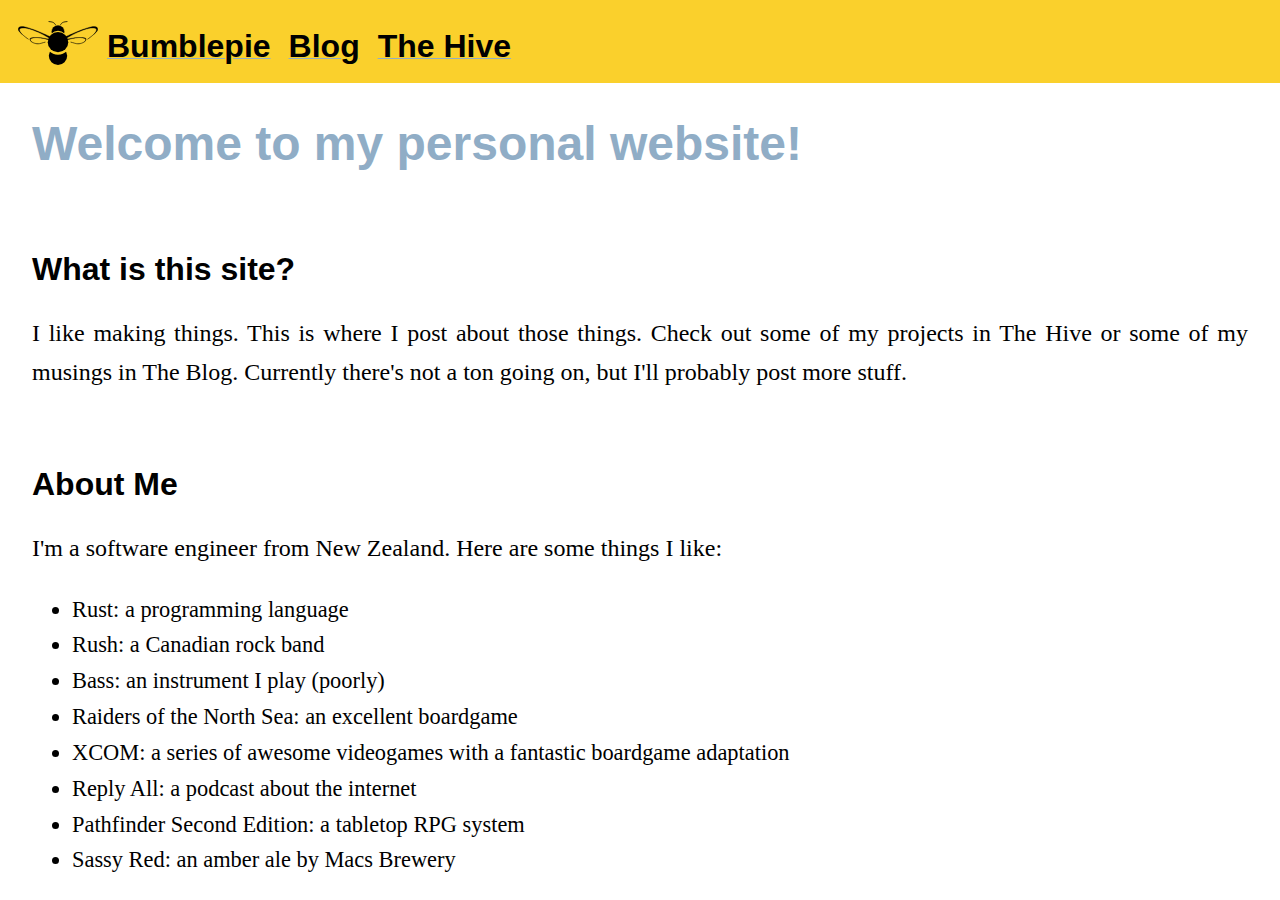
<file: index.html>
<!DOCTYPE html><html><head><meta charset="utf-8"><link rel="stylesheet" href="/styles.css"><link rel="apple-touch-icon" sizes="180x180" href="/apple-touch-icon.png"><link rel="icon" type="image/png" sizes="32x32" href="/favicon-32x32.png"><link rel="icon" type="image/png" sizes="16x16" href="/favicon-16x16.png"><link rel="manifest" href="/site.webmanifest"></head><body><header><div class="header-content"><img class="header-logo" src="/content/logo.svg"><a href="/"><h2 class="header-item">Bumblepie</h2></a><a href="/blog"><h2 class="header-item">Blog</h2></a><a href="/hive"><h2 class="header-item">The Hive</h2></a></div></header><div class="blog-content"><h1>Welcome to my personal website!</h1><h2>What is this site?</h2><p>I like making things. This is where I post about those things. Check out some of my projects in The Hive or some of my musings in The Blog. Currently there's not a ton going on, but I'll probably post more stuff.</p><h2>About Me</h2><p>I'm a software engineer from New Zealand. Here are some things I like:</p><ul><li>Rust: a programming language</li><li>Rush: a Canadian rock band</li><li>Bass: an instrument I play (poorly)</li><li>Raiders of the North Sea: an excellent boardgame</li><li>XCOM: a series of awesome videogames with a fantastic boardgame adaptation</li><li>Reply All: a podcast about the internet</li><li>Pathfinder Second Edition: a tabletop RPG system</li><li>Sassy Red: an amber ale by Macs Brewery</li></ul></div></body></html>
</file>
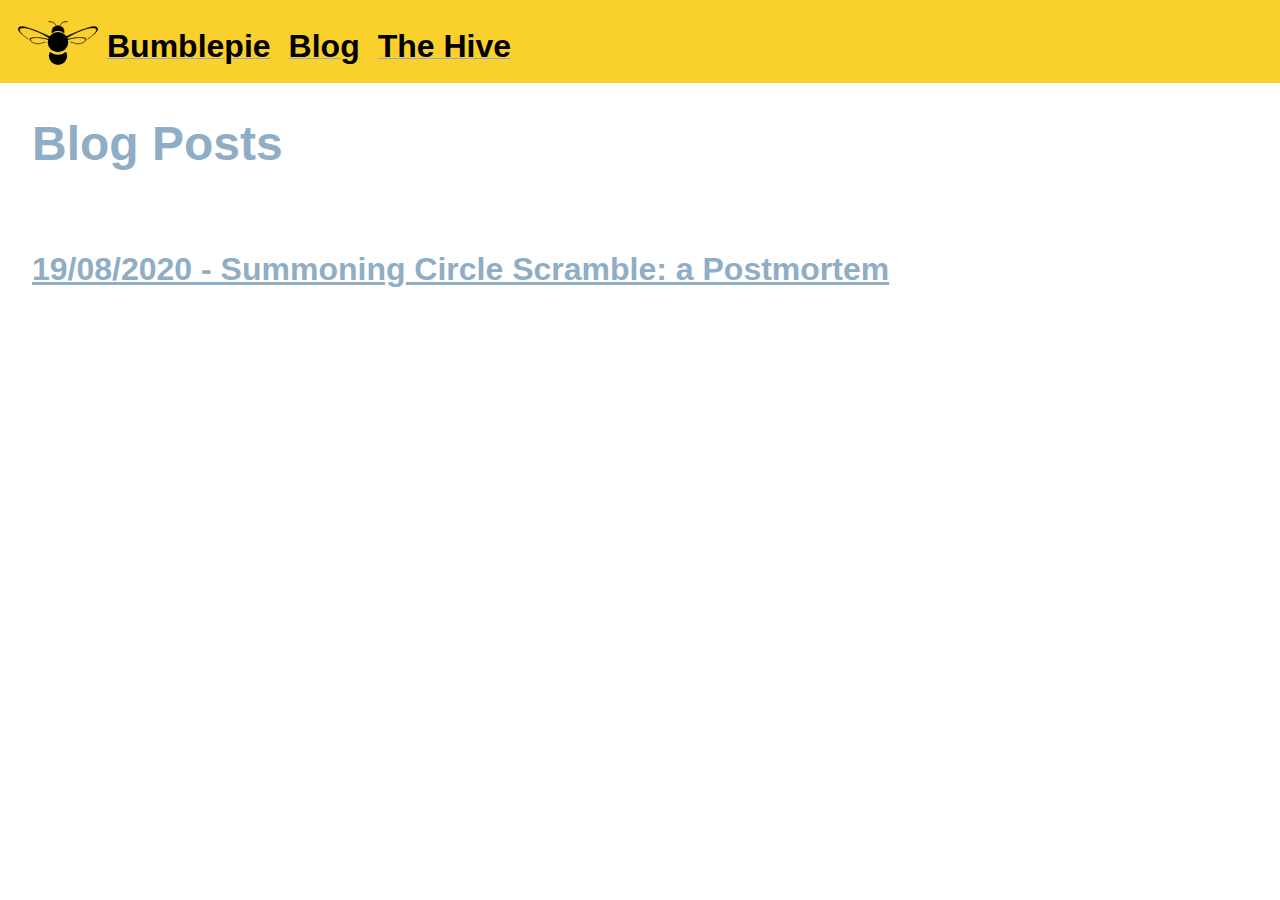
<file: blog/index.html>
<!DOCTYPE html><html><head><meta charset="utf-8"><link rel="stylesheet" href="/styles.css"><link rel="apple-touch-icon" sizes="180x180" href="/apple-touch-icon.png"><link rel="icon" type="image/png" sizes="32x32" href="/favicon-32x32.png"><link rel="icon" type="image/png" sizes="16x16" href="/favicon-16x16.png"><link rel="manifest" href="/site.webmanifest"></head><body><header><div class="header-content"><img class="header-logo" src="/content/logo.svg"><a href="/"><h2 class="header-item">Bumblepie</h2></a><a href="/blog"><h2 class="header-item">Blog</h2></a><a href="/hive"><h2 class="header-item">The Hive</h2></a></div></header><div class="blog-content"><h1>Blog Posts</h1><h2><a href="/blog/summoning-circle-scramble-postmortem.html">19/08/2020 - Summoning Circle Scramble: a Postmortem</a></h2></div></body></html>
</file>
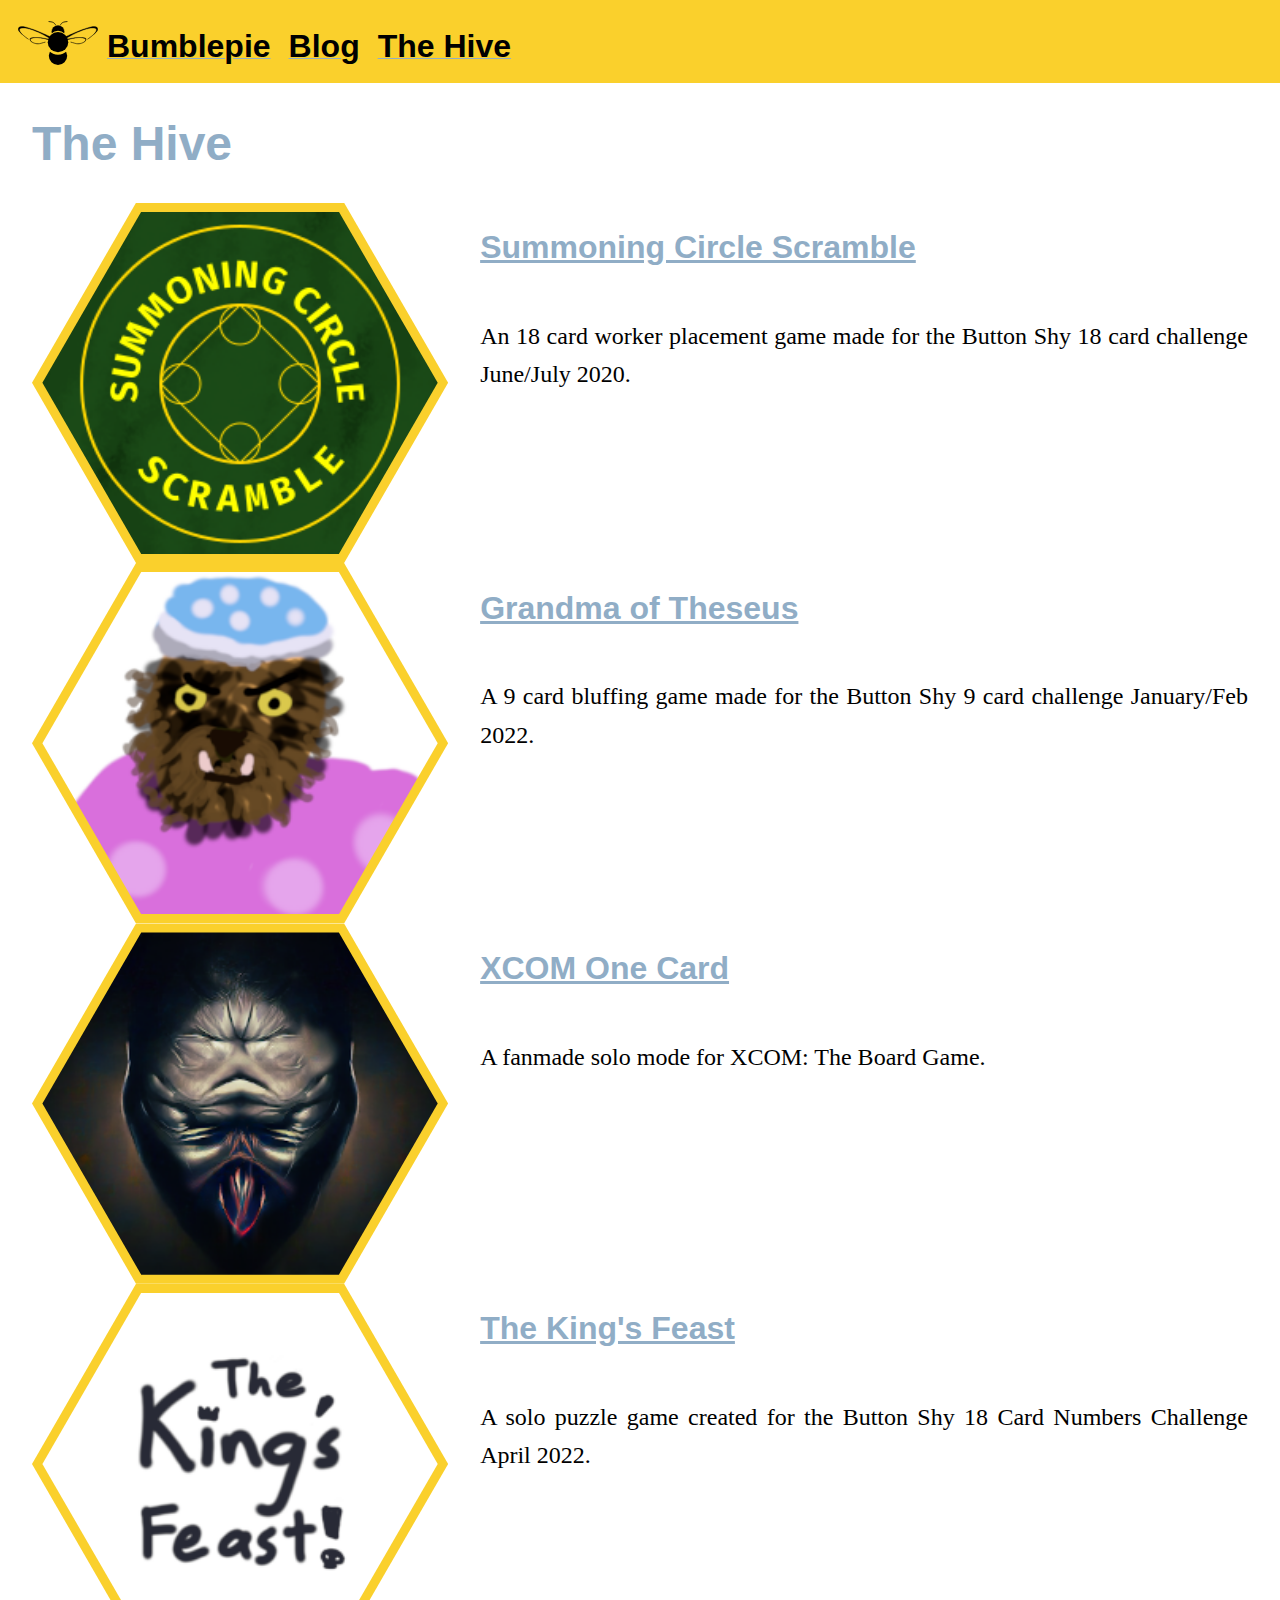
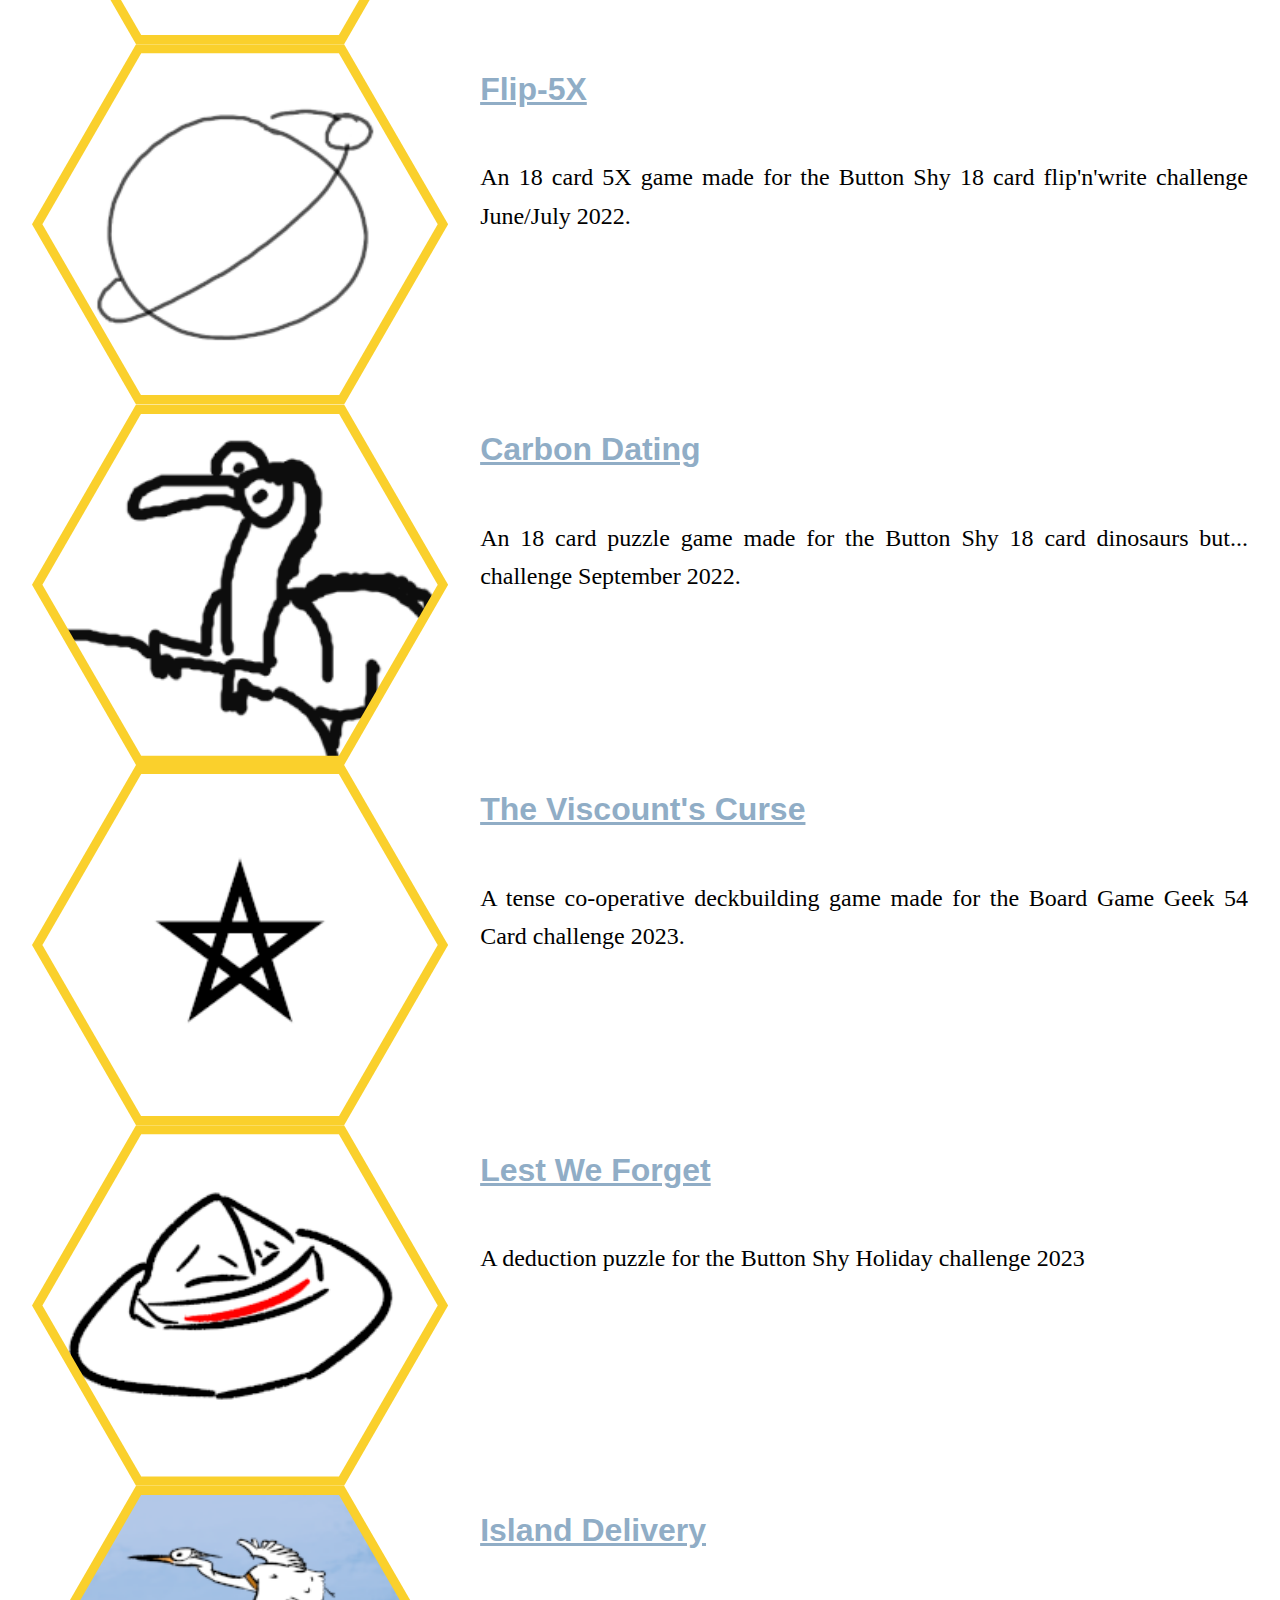
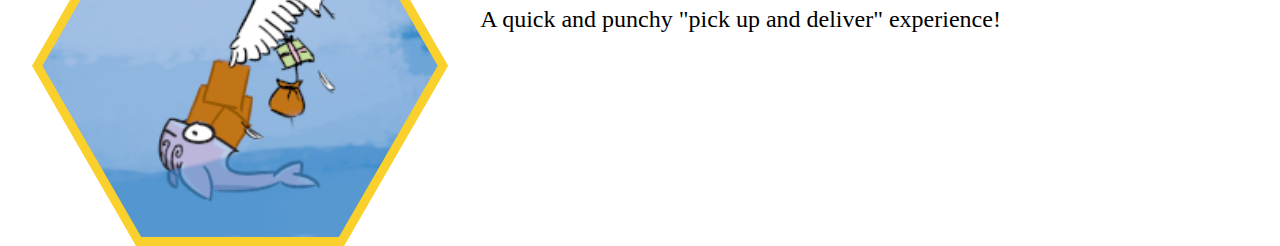
<file: hive/index.html>
<!DOCTYPE html><html><head><meta charset="utf-8"><link rel="stylesheet" href="/styles.css"><link rel="apple-touch-icon" sizes="180x180" href="/apple-touch-icon.png"><link rel="icon" type="image/png" sizes="32x32" href="/favicon-32x32.png"><link rel="icon" type="image/png" sizes="16x16" href="/favicon-16x16.png"><link rel="manifest" href="/site.webmanifest"></head><body><header><div class="header-content"><img class="header-logo" src="/content/logo.svg"><a href="/"><h2 class="header-item">Bumblepie</h2></a><a href="/blog"><h2 class="header-item">Blog</h2></a><a href="/hive"><h2 class="header-item">The Hive</h2></a></div></header><div class="blog-content"><h1>The Hive</h1><div class="hive-project"><div class="thumbnail-container"><img class="thumbnail" src="/content/SCS_thumbnail.png"></div><h2 class="hive-project-title"><a href="/hive/summoning-circle-scramble.html">Summoning Circle Scramble</a></h2><p class="hive-project-description">An 18 card worker placement game made for the Button Shy 18 card challenge June/July 2020.</p></div><div class="hive-project"><div class="thumbnail-container"><img class="thumbnail" src="/content/grandma-of-theseus_thumbnail.png"></div><h2 class="hive-project-title"><a href="/hive/grandma-of-theseus.html">Grandma of Theseus</a></h2><p class="hive-project-description">A 9 card bluffing game made for the Button Shy 9 card challenge January/Feb 2022.</p></div><div class="hive-project"><div class="thumbnail-container"><img class="thumbnail" src="/content/x1c_thumbnail.png"></div><h2 class="hive-project-title"><a href="/hive/xcom-1-card.html">XCOM One Card</a></h2><p class="hive-project-description">A fanmade solo mode for XCOM: The Board Game.</p></div><div class="hive-project"><div class="thumbnail-container"><img class="thumbnail" src="/content/the-kings-feast_thumbnail.png"></div><h2 class="hive-project-title"><a href="/hive/the-kings-feast.html">The King's Feast</a></h2><p class="hive-project-description">A solo puzzle game created for the Button Shy 18 Card Numbers Challenge April 2022.</p></div><div class="hive-project"><div class="thumbnail-container"><img class="thumbnail" src="/content/flip-5x_thumbnail.png"></div><h2 class="hive-project-title"><a href="/hive/flip-5x.html">Flip-5X</a></h2><p class="hive-project-description">An 18 card 5X game made for the Button Shy 18 card flip'n'write challenge June/July 2022.</p></div><div class="hive-project"><div class="thumbnail-container"><img class="thumbnail" src="/content/carbon-dating_thumbnail.png"></div><h2 class="hive-project-title"><a href="/hive/carbon-dating.html">Carbon Dating</a></h2><p class="hive-project-description">An 18 card puzzle game made for the Button Shy 18 card dinosaurs but... challenge September 2022.</p></div><div class="hive-project"><div class="thumbnail-container"><img class="thumbnail" src="/content/the-viscounts-curse_thumbnail.png"></div><h2 class="hive-project-title"><a href="/hive/the-viscounts-curse.html">The Viscount's Curse</a></h2><p class="hive-project-description">A tense co-operative deckbuilding game made for the Board Game Geek 54 Card challenge 2023.</p></div><div class="hive-project"><div class="thumbnail-container"><img class="thumbnail" src="/content/lest-we-forget_thumbnail.png"></div><h2 class="hive-project-title"><a href="/hive/lest-we-forget.html">Lest We Forget</a></h2><p class="hive-project-description">A deduction puzzle for the Button Shy Holiday challenge 2023</p></div><div class="hive-project"><div class="thumbnail-container"><img class="thumbnail" src="/content/island-delivery_thumbnail.png"></div><h2 class="hive-project-title"><a href="/hive/island-delivery.html">Island Delivery</a></h2><p class="hive-project-description">A quick and punchy &quot;pick up and deliver&quot; experience!</p></div></div></body></html>
</file>
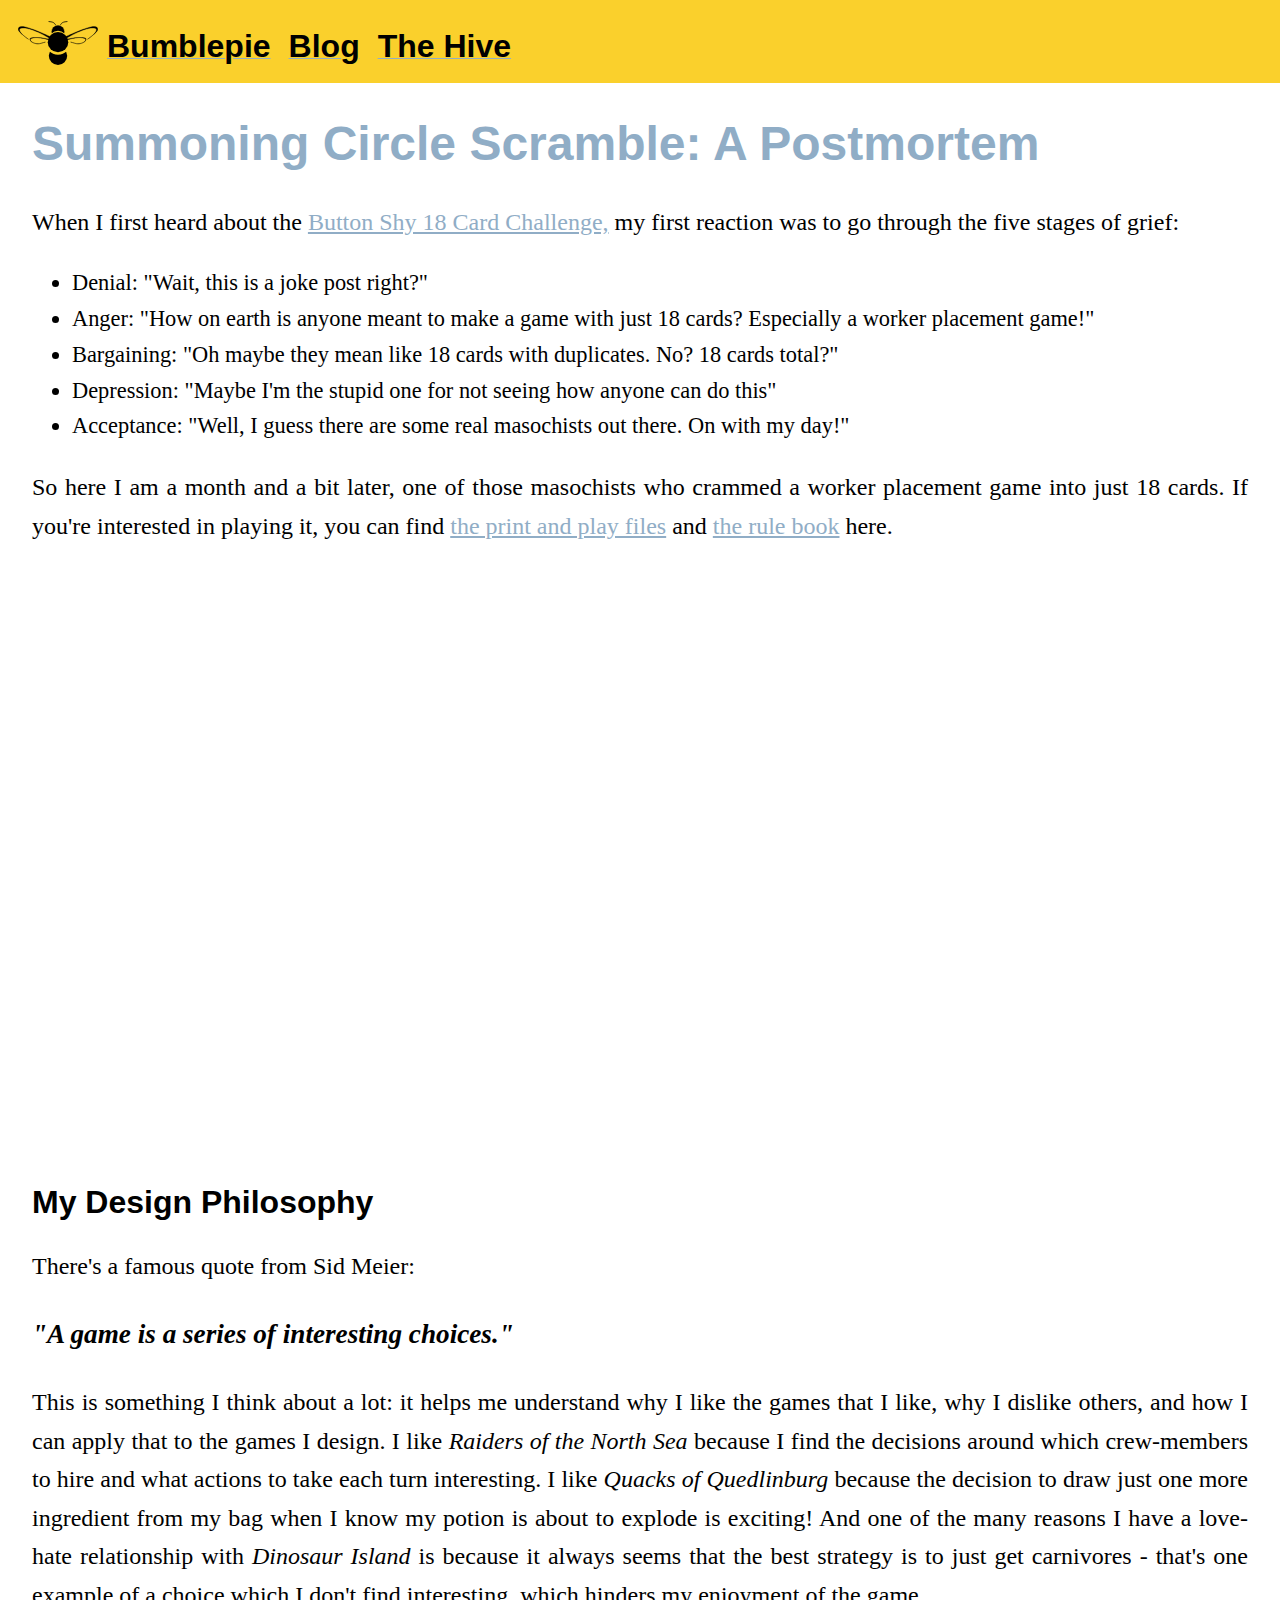
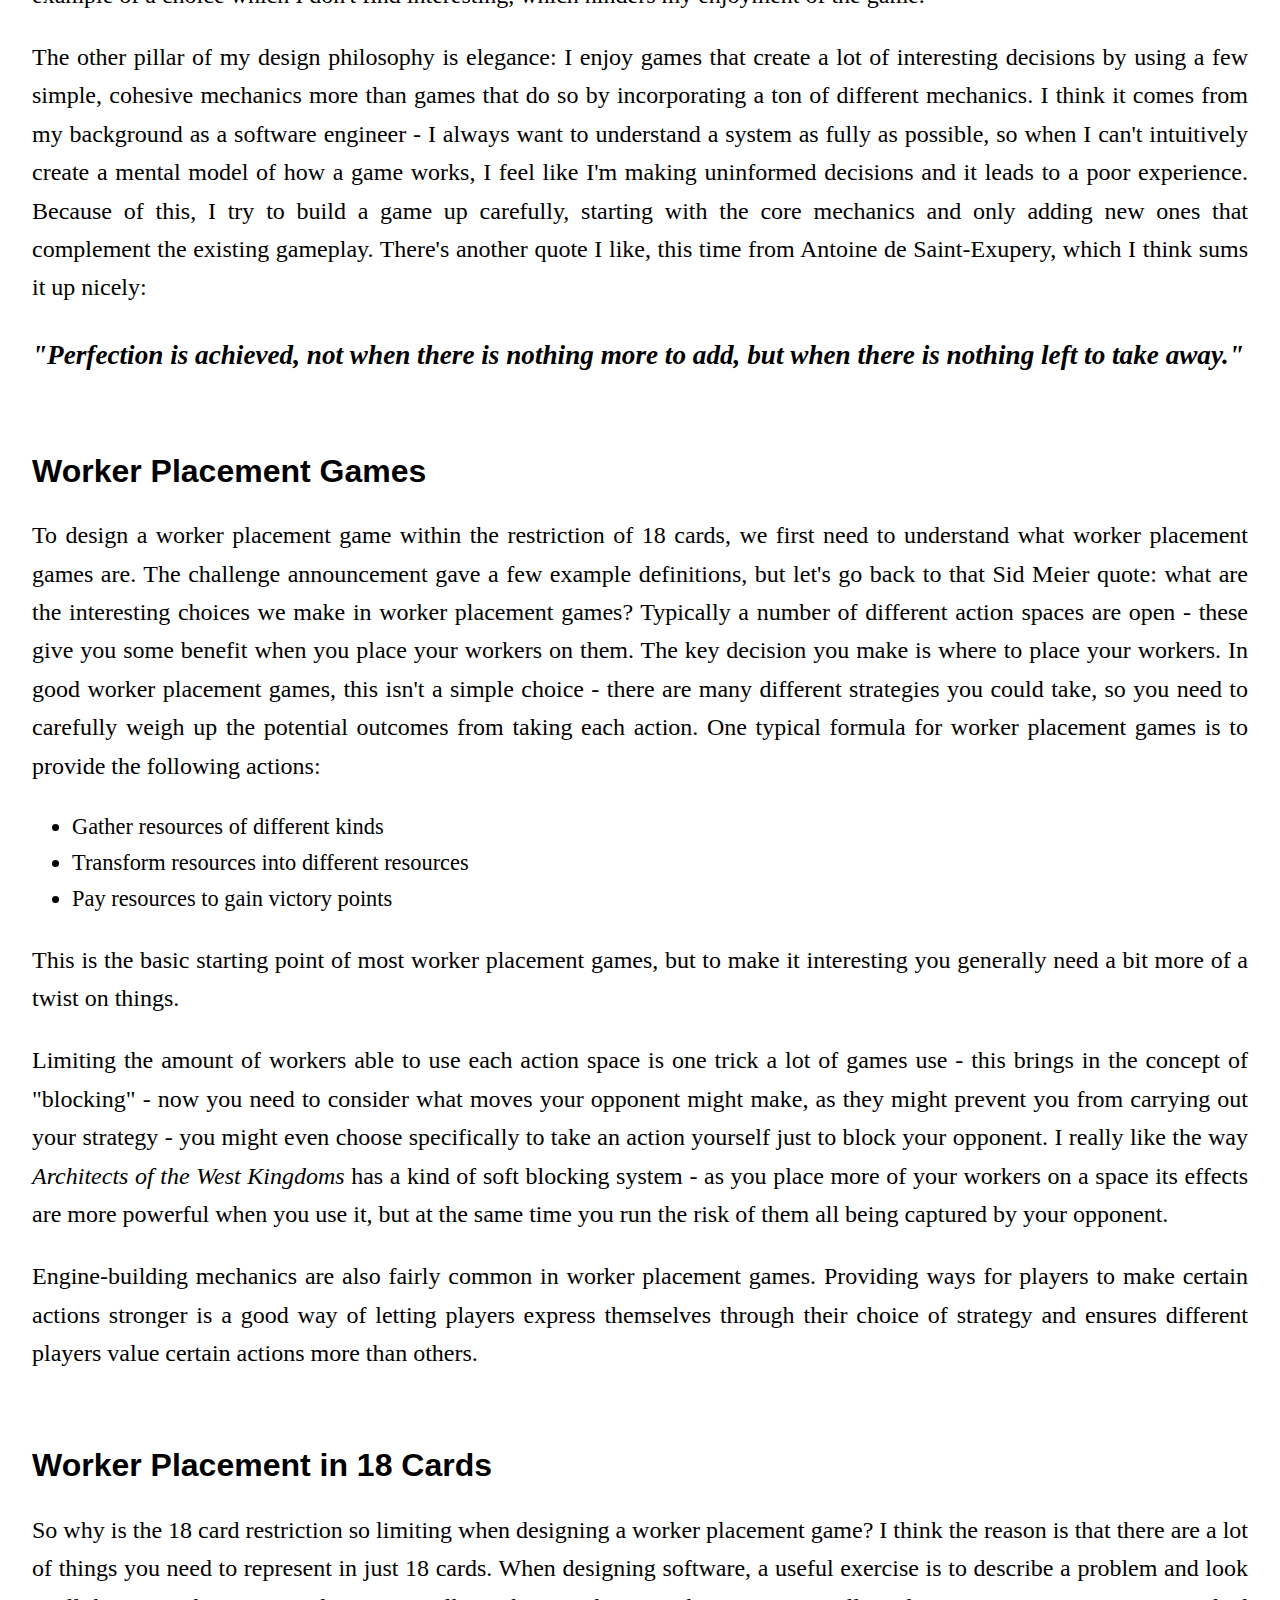
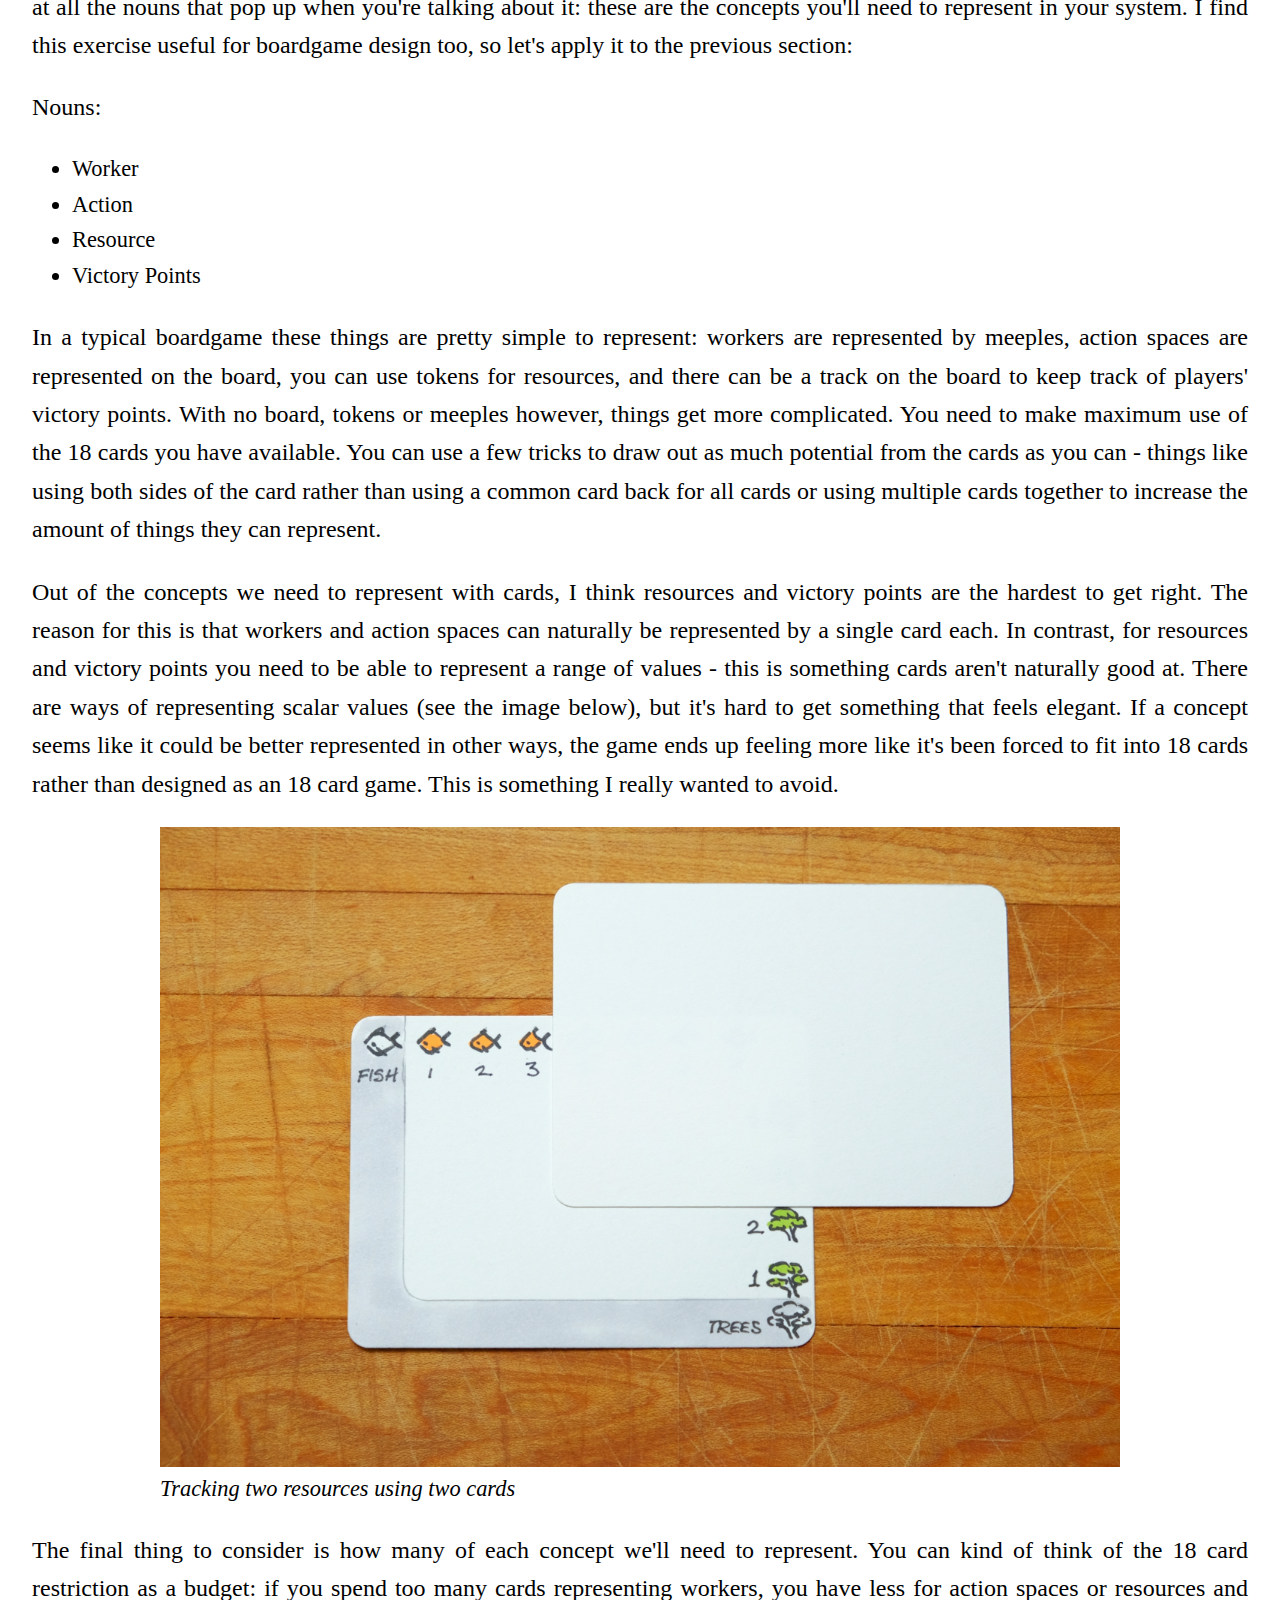
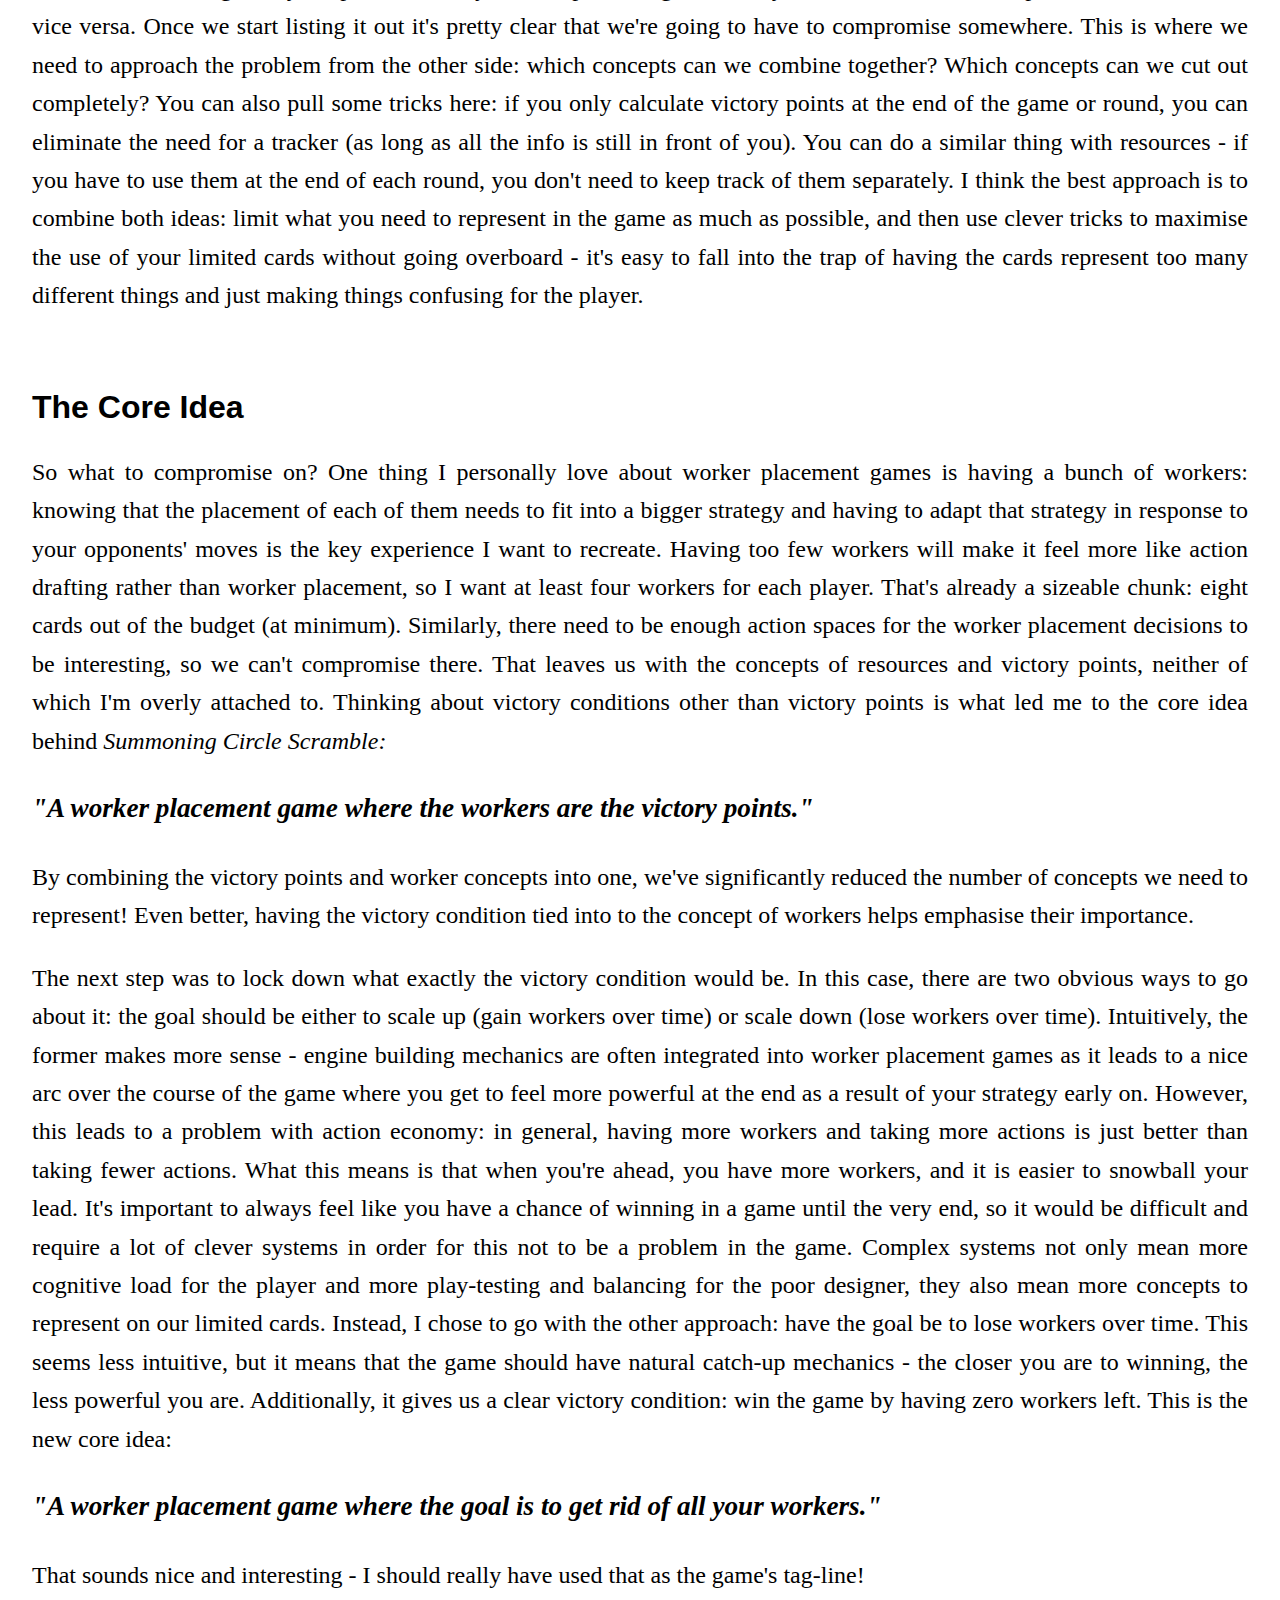
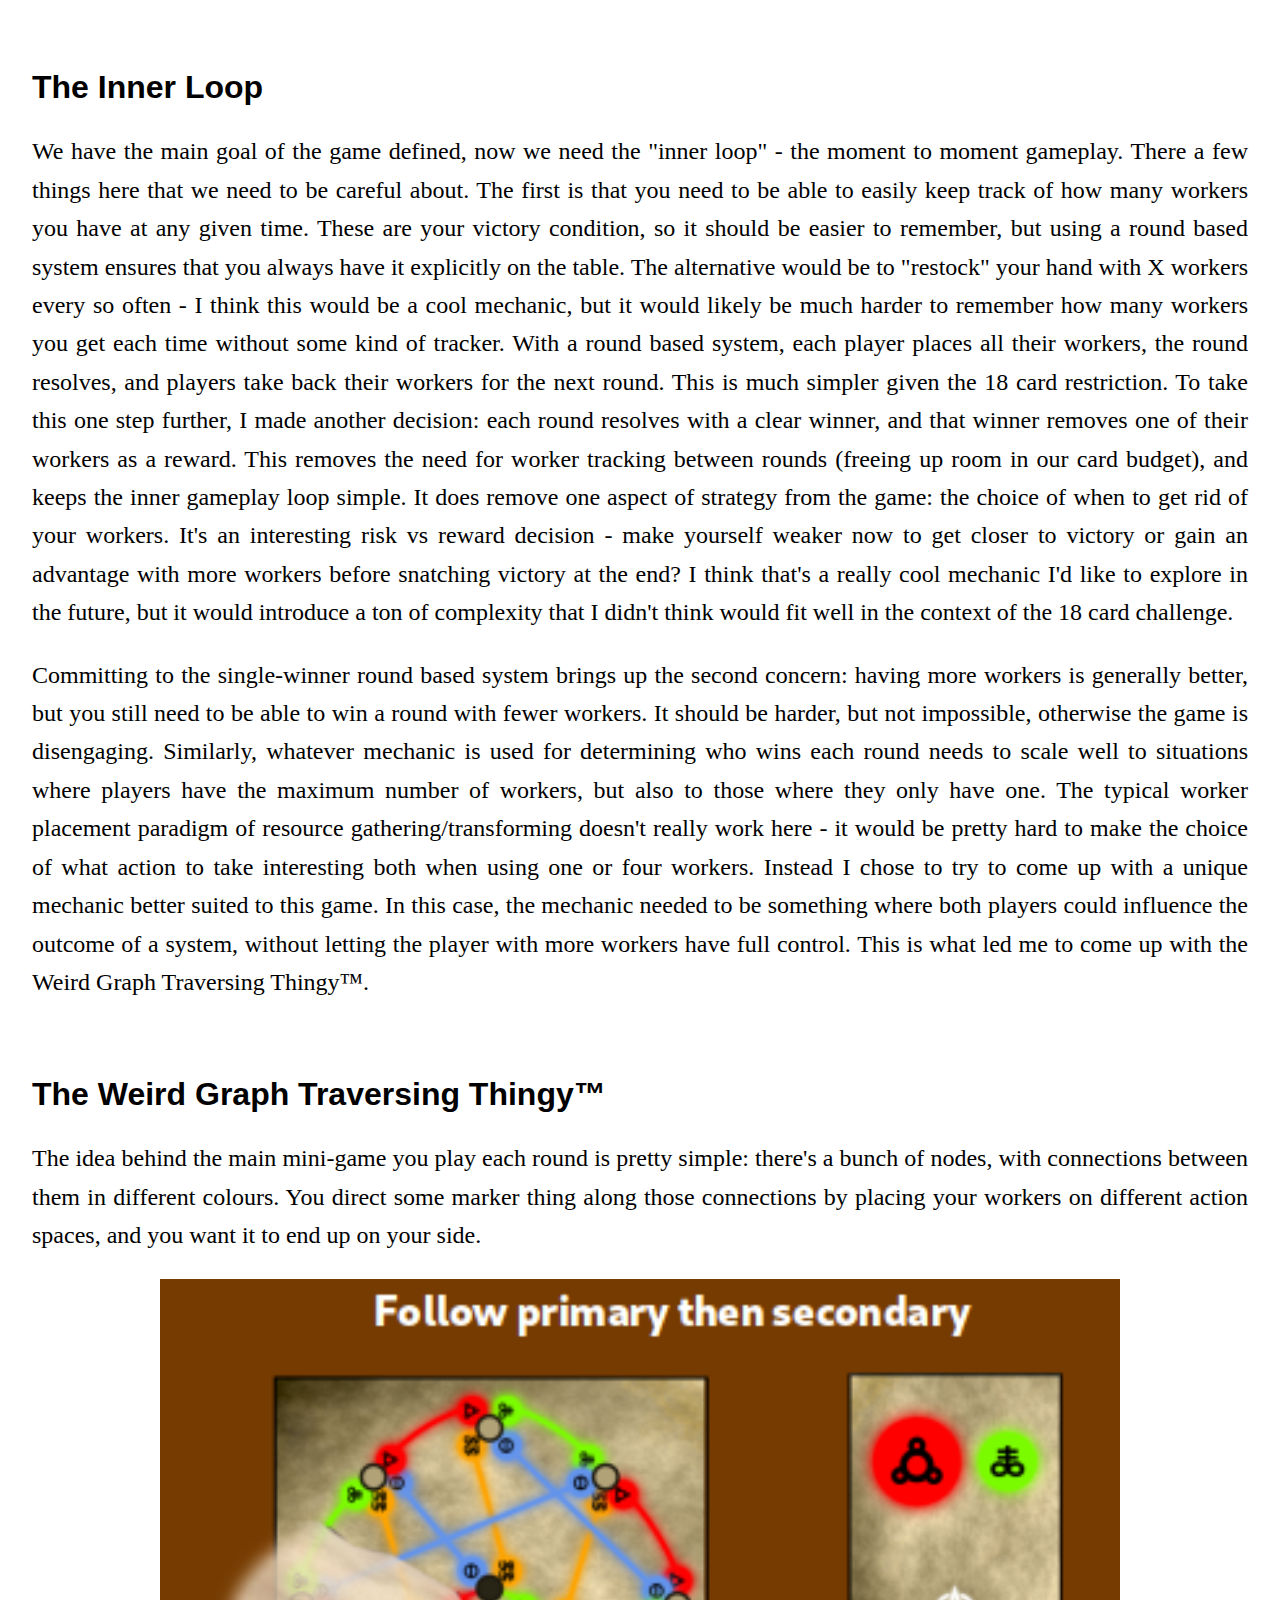
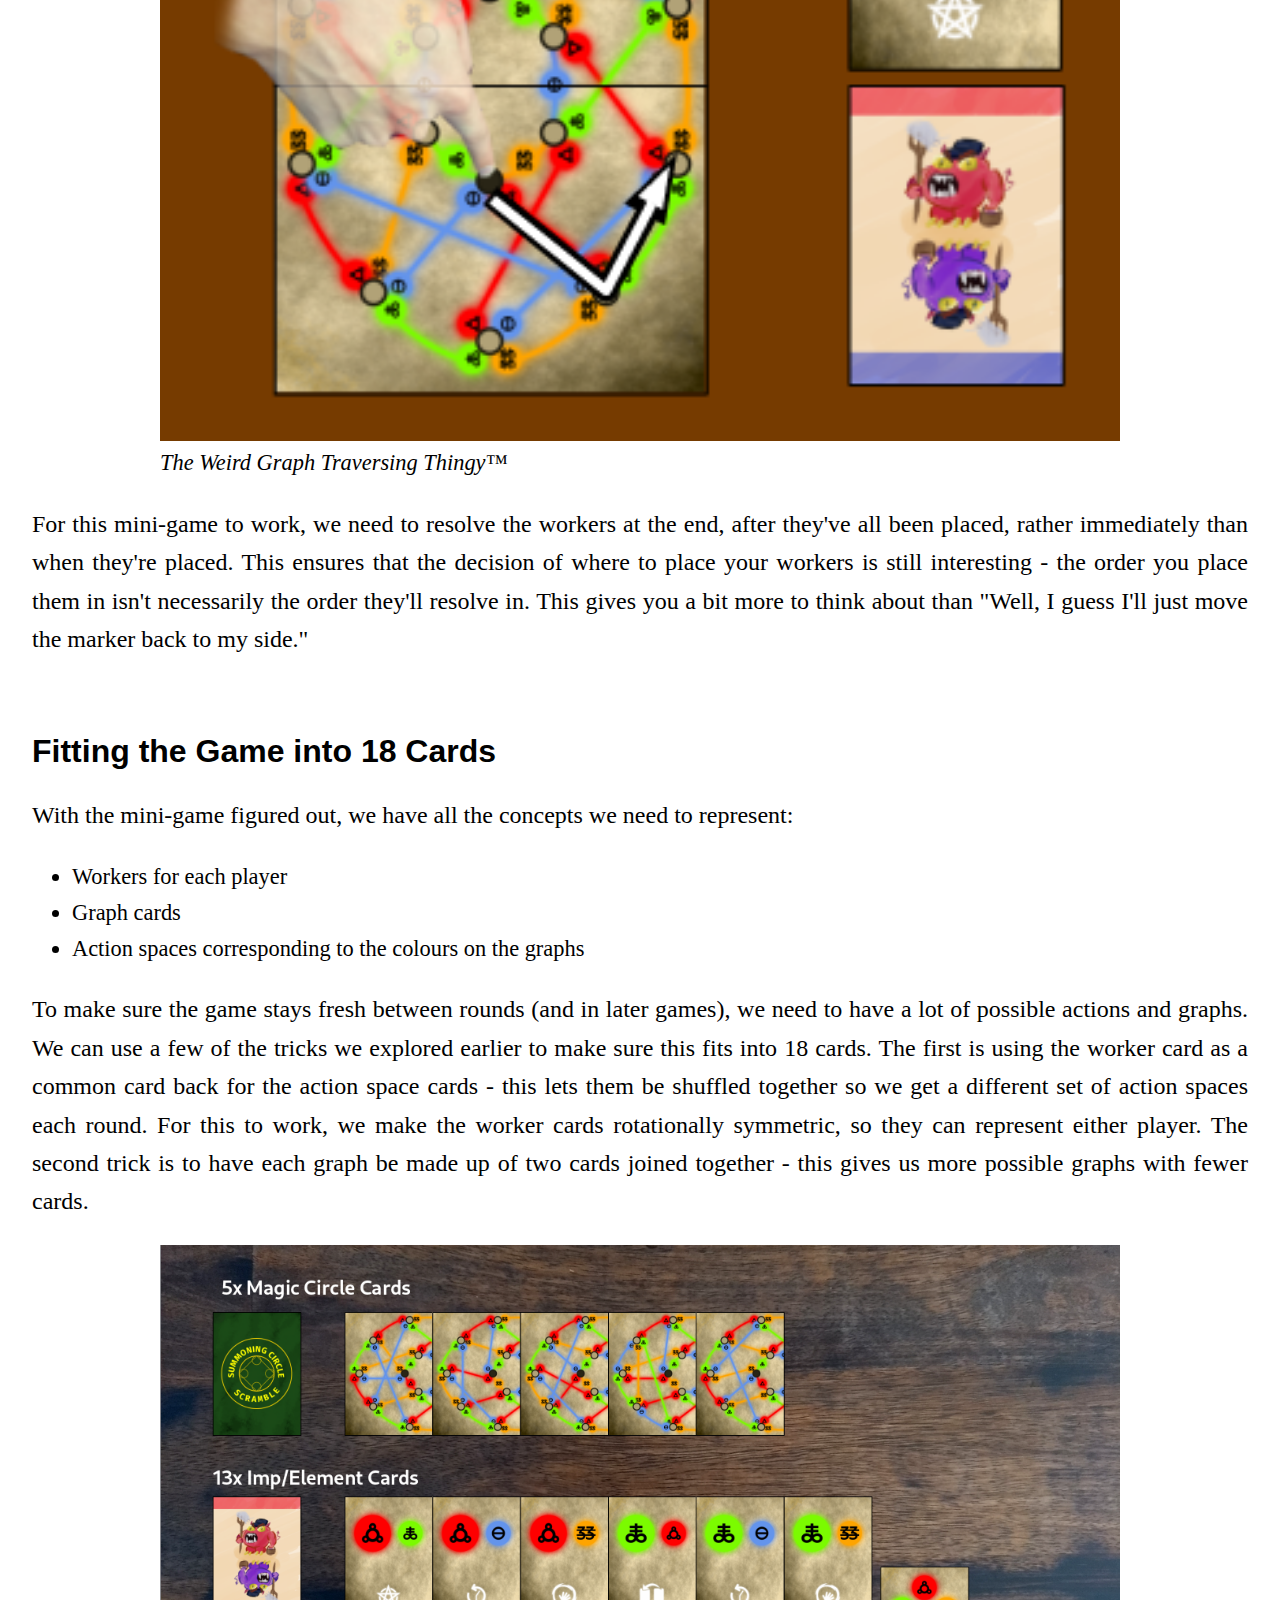
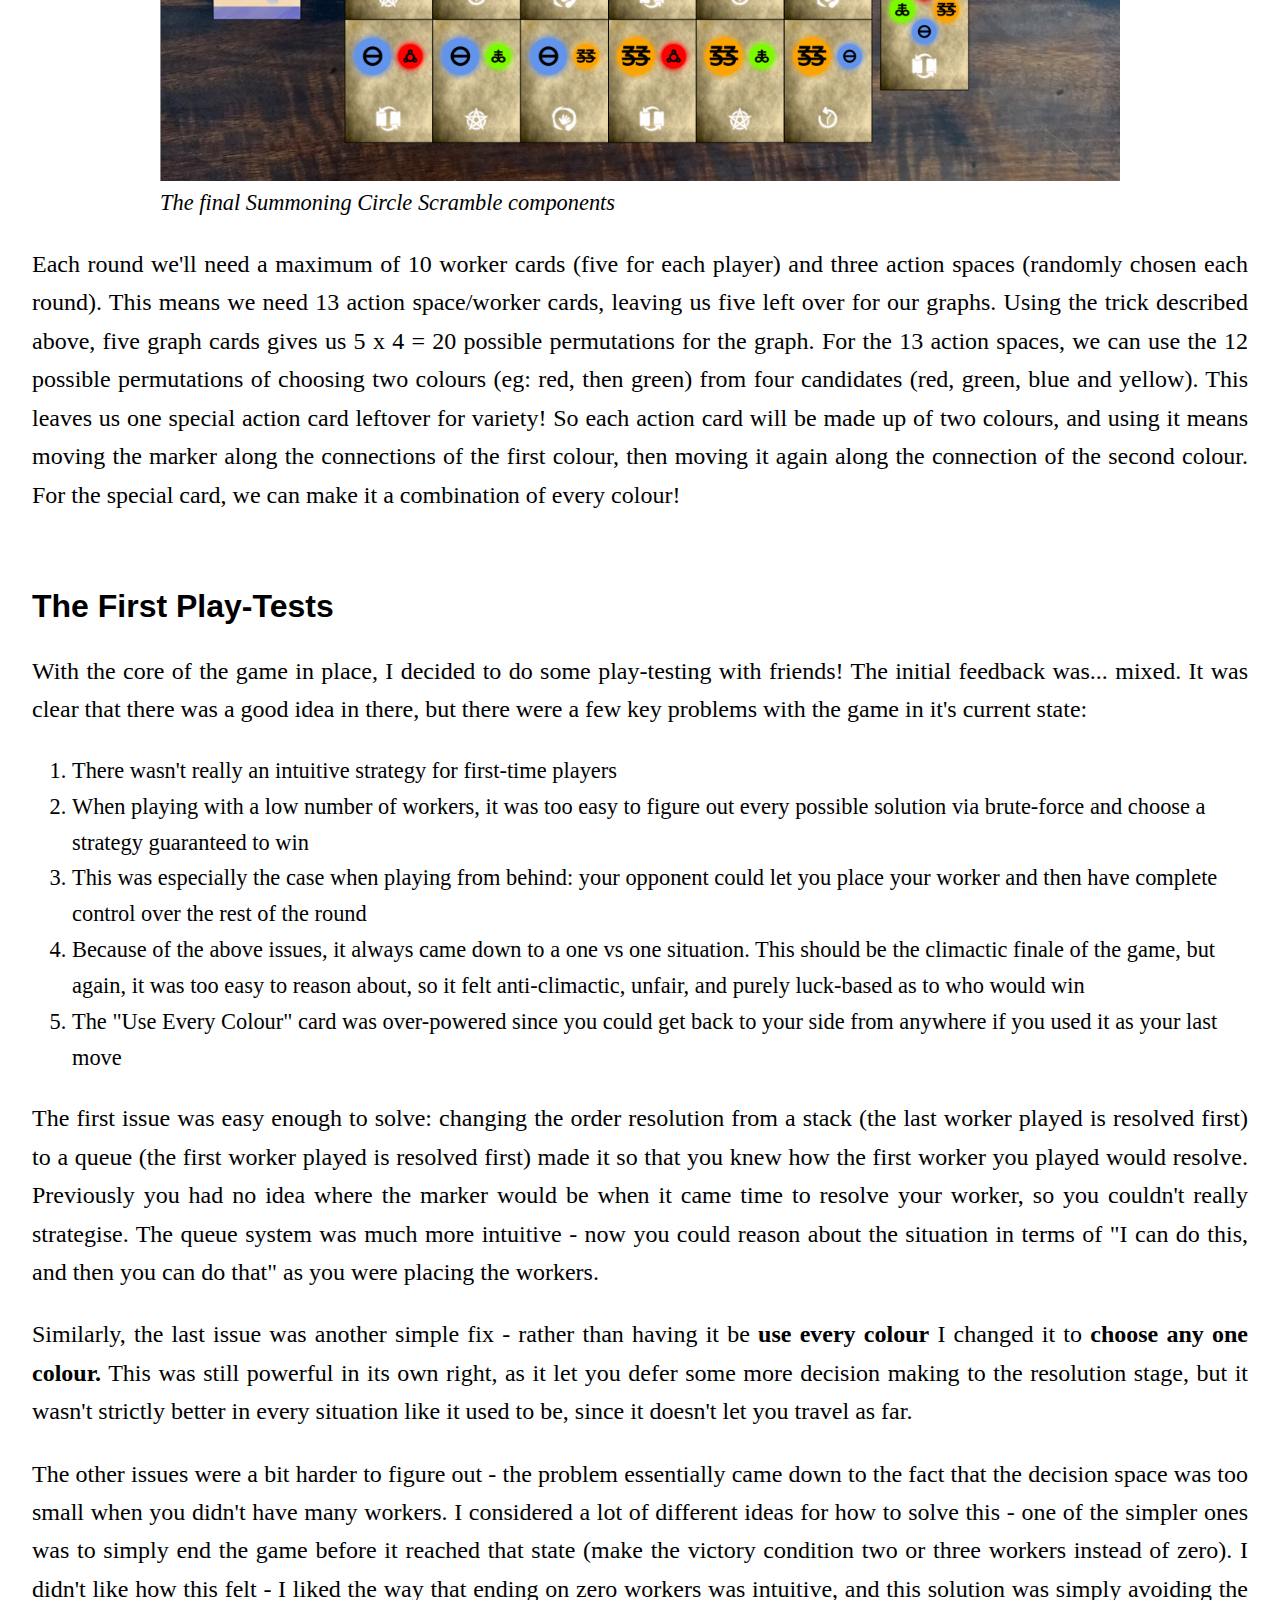
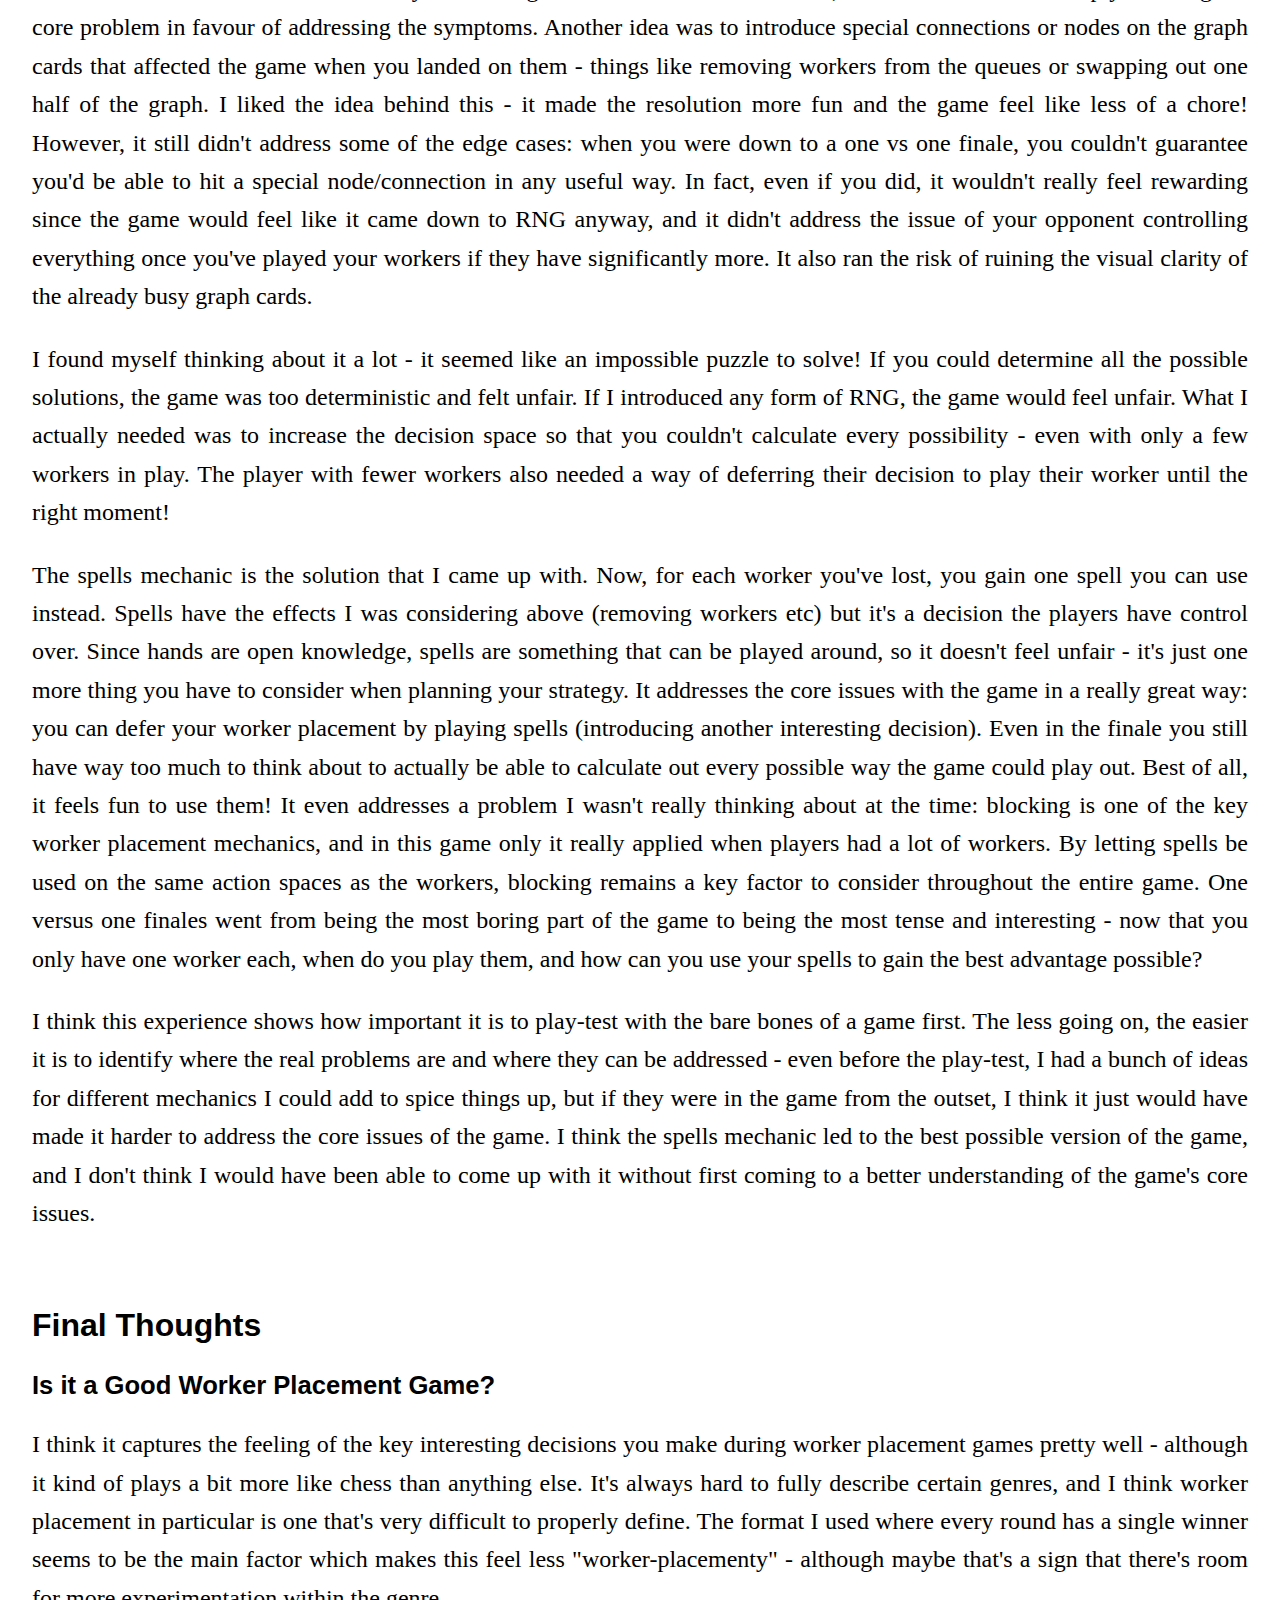
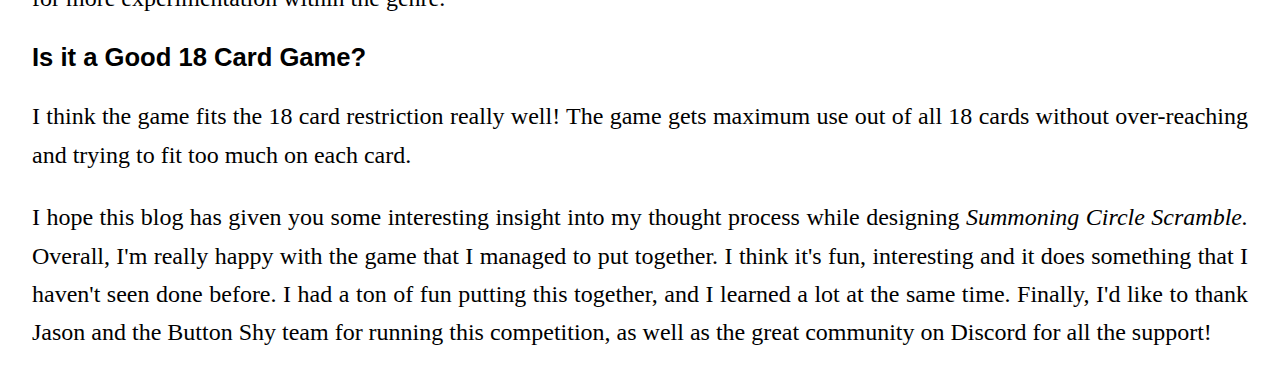
<file: blog/summoning-circle-scramble-postmortem.html>
<!DOCTYPE html><html><head><meta charset="utf-8"><link rel="stylesheet" href="/styles.css"><link rel="apple-touch-icon" sizes="180x180" href="/apple-touch-icon.png"><link rel="icon" type="image/png" sizes="32x32" href="/favicon-32x32.png"><link rel="icon" type="image/png" sizes="16x16" href="/favicon-16x16.png"><link rel="manifest" href="/site.webmanifest"></head><body><header><div class="header-content"><img class="header-logo" src="/content/logo.svg"><a href="/"><h2 class="header-item">Bumblepie</h2></a><a href="/blog"><h2 class="header-item">Blog</h2></a><a href="/hive"><h2 class="header-item">The Hive</h2></a></div></header><div class="blog-content"><h1>Summoning Circle Scramble: A Postmortem</h1><p>When I first heard about the <a href="https://buttonshygames.com/blogs/news-1/the-18-card-challenge-worker-placement">Button Shy 18 Card Challenge,</a> my first reaction was to go through the five stages of grief:</p><ul><li>Denial: &quot;Wait, this is a joke post right?&quot;</li><li>Anger: &quot;How on earth is anyone meant to make a game with just 18 cards? Especially a worker placement game!&quot;</li><li>Bargaining: &quot;Oh maybe they mean like 18 cards with duplicates. No? 18 cards total?&quot;</li><li>Depression: &quot;Maybe I'm the stupid one for not seeing how anyone can do this&quot;</li><li>Acceptance: &quot;Well, I guess there are some real masochists out there. On with my day!&quot;</li></ul><p>So here I am a month and a bit later, one of those masochists who crammed a worker placement game into just 18 cards. If you're interested in playing it, you can find <a href="/content/SCS-PnP.pdf">the print and play files</a> and <a href="/content/SCS-Rulebook.pdf">the rule book</a> here.</p><div class="centred-content"><div class="video-container"><iframe class="video" src="https://www.youtube.com/embed/B9P7NS7B-Kg" loading="lazy">loading</iframe></div></div><h2>My Design Philosophy</h2><p>There's a famous quote from Sid Meier:</p><p class="quote">&quot;A game is a series of interesting choices.&quot;</p><p>This is something I think about a lot: it helps me understand why I like the games that I like, why I dislike others, and how I can apply that to the games I design. I like <i>Raiders of the North Sea</i> because I find the decisions around which crew-members to hire and what actions to take each turn interesting. I like <i>Quacks of Quedlinburg</i> because the decision to draw just one more ingredient from my bag when I know my potion is about to explode is exciting! And one of the many reasons I have a love-hate relationship with <i>Dinosaur Island</i> is because it always seems that the best strategy is to just get carnivores - that's one example of a choice which I don't find interesting, which hinders my enjoyment of the game.</p><p>The other pillar of my design philosophy is elegance: I enjoy games that create a lot of interesting decisions by using a few simple, cohesive mechanics more than games that do so by incorporating a ton of different mechanics. I think it comes from my background as a software engineer - I always want to understand a system as fully as possible, so when I can't intuitively create a mental model of how a game works, I feel like I'm making uninformed decisions and it leads to a poor experience. Because of this, I try to build a game up carefully, starting with the core mechanics and only adding new ones that complement the existing gameplay. There's another quote I like, this time from Antoine de Saint-Exupery, which I think sums it up nicely:</p><p class="quote">&quot;Perfection is achieved, not when there is nothing more to add, but when there is nothing left to take away.&quot;</p><h2>Worker Placement Games</h2><p>To design a worker placement game within the restriction of 18 cards, we first need to understand what worker placement games are. The challenge announcement gave a few example definitions, but let's go back to that Sid Meier quote: what are the interesting choices we make in worker placement games? Typically a number of different action spaces are open - these give you some benefit when you place your workers on them. The key decision you make is where to place your workers. In good worker placement games, this isn't a simple choice - there are many different strategies you could take, so you need to carefully weigh up the potential outcomes from taking each action. One typical formula for worker placement games is to provide the following actions:</p><ul><li>Gather resources of different kinds</li><li>Transform resources into different resources</li><li>Pay resources to gain victory points</li></ul><p>This is the basic starting point of most worker placement games, but to make it interesting you generally need a bit more of a twist on things.</p><p>Limiting the amount of workers able to use each action space is one trick a lot of games use - this brings in the concept of &quot;blocking&quot; - now you need to consider what moves your opponent might make, as they might prevent you from carrying out your strategy - you might even choose specifically to take an action yourself just to block your opponent. I really like the way <i>Architects of the West Kingdoms</i> has a kind of soft blocking system - as you place more of your workers on a space its effects are more powerful when you use it, but at the same time you run the risk of them all being captured by your opponent.</p><p>Engine-building mechanics are also fairly common in worker placement games. Providing ways for players to make certain actions stronger is a good way of letting players express themselves through their choice of strategy and ensures different players value certain actions more than others.</p><h2>Worker Placement in 18 Cards</h2><p>So why is the 18 card restriction so limiting when designing a worker placement game? I think the reason is that there are a lot of things you need to represent in just 18 cards. When designing software, a useful exercise is to describe a problem and look at all the nouns that pop up when you're talking about it: these are the concepts you'll need to represent in your system. I find this exercise useful for boardgame design too, so let's apply it to the previous section:</p><p>Nouns:</p><ul><li>Worker</li><li>Action</li><li>Resource</li><li>Victory Points</li></ul><p>In a typical boardgame these things are pretty simple to represent: workers are represented by meeples, action spaces are represented on the board, you can use tokens for resources, and there can be a track on the board to keep track of players' victory points. With no board, tokens or meeples however, things get more complicated. You need to make maximum use of the 18 cards you have available. You can use a few tricks to draw out as much potential from the cards as you can - things like using both sides of the card rather than using a common card back for all cards or using multiple cards together to increase the amount of things they can represent.</p><p>Out of the concepts we need to represent with cards, I think resources and victory points are the hardest to get right. The reason for this is that workers and action spaces can naturally be represented by a single card each. In contrast, for resources and victory points you need to be able to represent a range of values - this is something cards aren't naturally good at. There are ways of representing scalar values (see the image below), but it's hard to get something that feels elegant. If a concept seems like it could be better represented in other ways, the game ends up feeling more like it's been forced to fit into 18 cards rather than designed as an 18 card game. This is something I really wanted to avoid.</p><figure class="centred-content"><img src="/content/resource_tracking.jpg"><figcaption>Tracking two resources using two cards</figcaption></figure><p>The final thing to consider is how many of each concept we'll need to represent. You can kind of think of the 18 card restriction as a budget: if you spend too many cards representing workers, you have less for action spaces or resources and vice versa. Once we start listing it out it's pretty clear that we're going to have to compromise somewhere. This is where we need to approach the problem from the other side: which concepts can we combine together? Which concepts can we cut out completely? You can also pull some tricks here: if you only calculate victory points at the end of the game or round, you can eliminate the need for a tracker (as long as all the info is still in front of you). You can do a similar thing with resources - if you have to use them at the end of each round, you don't need to keep track of them separately. I think the best approach is to combine both ideas: limit what you need to represent in the game as much as possible, and then use clever tricks to maximise the use of your limited cards without going overboard - it's easy to fall into the trap of having the cards represent too many different things and just making things confusing for the player.</p><h2>The Core Idea</h2><p>So what to compromise on? One thing I personally love about worker placement games is having a bunch of workers: knowing that the placement of each of them needs to fit into a bigger strategy and having to adapt that strategy in response to your opponents' moves is the key experience I want to recreate. Having too few workers will make it feel more like action drafting rather than worker placement, so I want at least four workers for each player. That's already a sizeable chunk: eight cards out of the budget (at minimum). Similarly, there need to be enough action spaces for the worker placement decisions to be interesting, so we can't compromise there. That leaves us with the concepts of resources and victory points, neither of which I'm overly attached to. Thinking about victory conditions other than victory points is what led me to the core idea behind <i>Summoning Circle Scramble: </i></p><p class="quote">&quot;A worker placement game where the workers are the victory points.&quot;</p><p>By combining the victory points and worker concepts into one, we've significantly reduced the number of concepts we need to represent! Even better, having the victory condition tied into to the concept of workers helps emphasise their importance.</p><p>The next step was to lock down what exactly the victory condition would be. In this case, there are two obvious ways to go about it: the goal should be either to scale up (gain workers over time) or scale down (lose workers over time). Intuitively, the former makes more sense - engine building mechanics are often integrated into worker placement games as it leads to a nice arc over the course of the game where you get to feel more powerful at the end as a result of your strategy early on. However, this leads to a problem with action economy: in general, having more workers and taking more actions is just better than taking fewer actions. What this means is that when you're ahead, you have more workers, and it is easier to snowball your lead. It's important to always feel like you have a chance of winning in a game until the very end, so it would be difficult and require a lot of clever systems in order for this not to be a problem in the game. Complex systems not only mean more cognitive load for the player and more play-testing and balancing for the poor designer, they also mean more concepts to represent on our limited cards. Instead, I chose to go with the other approach: have the goal be to lose workers over time. This seems less intuitive, but it means that the game should have natural catch-up mechanics - the closer you are to winning, the less powerful you are. Additionally, it gives us a clear victory condition: win the game by having zero workers left. This is the new core idea: </p><p class="quote">&quot;A worker placement game where the goal is to get rid of all your workers.&quot;</p><p>That sounds nice and interesting - I should really have used that as the game's tag-line!</p><h2>The Inner Loop</h2><p>We have the main goal of the game defined, now we need the &quot;inner loop&quot; - the moment to moment gameplay. There a few things here that we need to be careful about. The first is that you need to be able to easily keep track of how many workers you have at any given time. These are your victory condition, so it should be easier to remember, but using a round based system ensures that you always have it explicitly on the table. The alternative would be to &quot;restock&quot; your hand with X workers every so often - I think this would be a cool mechanic, but it would likely be much harder to remember how many workers you get each time without some kind of tracker. With a round based system, each player places all their workers, the round resolves, and players take back their workers for the next round. This is much simpler given the 18 card restriction. To take this one step further, I made another decision: each round resolves with a clear winner, and that winner removes one of their workers as a reward. This removes the need for worker tracking between rounds (freeing up room in our card budget), and keeps the inner gameplay loop simple. It does remove one aspect of strategy from the game: the choice of when to get rid of your workers. It's an interesting risk vs reward decision - make yourself weaker now to get closer to victory or gain an advantage with more workers before snatching victory at the end? I think that's a really cool mechanic I'd like to explore in the future, but it would introduce a ton of complexity that I didn't think would fit well in the context of the 18 card challenge.</p><p>Committing to the single-winner round based system brings up the second concern: having more workers is generally better, but you still need to be able to win a round with fewer workers. It should be harder, but not impossible, otherwise the game is disengaging. Similarly, whatever mechanic is used for determining who wins each round needs to scale well to situations where players have the maximum number of workers, but also to those where they only have one. The typical worker placement paradigm of resource gathering/transforming doesn't really work here - it would be pretty hard to make the choice of what action to take interesting both when using one or four workers. Instead I chose to try to come up with a unique mechanic better suited to this game. In this case, the mechanic needed to be something where both players could influence the outcome of a system, without letting the player with more workers have full control. This is what led me to come up with the Weird Graph Traversing Thingy™.</p><h2>The Weird Graph Traversing Thingy™</h2><p>The idea behind the main mini-game you play each round is pretty simple: there's a bunch of nodes, with connections between them in different colours. You direct some marker thing along those connections by placing your workers on different action spaces, and you want it to end up on your side.</p><figure class="centred-content"><img src="/content/SCS_minigame.png"><figcaption>The Weird Graph Traversing Thingy™</figcaption></figure><p>For this mini-game to work, we need to resolve the workers at the end, after they've all been placed, rather immediately than when they're placed. This ensures that the decision of where to place your workers is still interesting - the order you place them in isn't necessarily the order they'll resolve in. This gives you a bit more to think about than &quot;Well, I guess I'll just move the marker back to my side.&quot;</p><h2>Fitting the Game into 18 Cards</h2><p>With the mini-game figured out, we have all the concepts we need to represent:</p><ul><li>Workers for each player</li><li>Graph cards</li><li>Action spaces corresponding to the colours on the graphs</li></ul><p>To make sure the game stays fresh between rounds (and in later games), we need to have a lot of possible actions and graphs. We can use a few of the tricks we explored earlier to make sure this fits into 18 cards. The first is using the worker card as a common card back for the action space cards - this lets them be shuffled together so we get a different set of action spaces each round. For this to work, we make the worker cards rotationally symmetric, so they can represent either player. The second trick is to have each graph be made up of two cards joined together - this gives us more possible graphs with fewer cards.</p><figure class="centred-content"><img src="/content/SCS_components.png"><figcaption>The final <i>Summoning Circle Scramble</i> components</figcaption></figure><p>Each round we'll need a maximum of 10 worker cards (five for each player) and three action spaces (randomly chosen each round). This means we need 13 action space/worker cards, leaving us five left over for our graphs. Using the trick described above, five graph cards gives us 5 x 4 = 20 possible permutations for the graph. For the 13 action spaces, we can use the 12 possible permutations of choosing two colours (eg: red, then green) from four candidates (red, green, blue and yellow). This leaves us one special action card leftover for variety! So each action card will be made up of two colours, and using it means moving the marker along the connections of the first colour, then moving it again along the connection of the second colour. For the special card, we can make it a combination of every colour!</p><h2>The First Play-Tests</h2><p>With the core of the game in place, I decided to do some play-testing with friends! The initial feedback was... mixed. It was clear that there was a good idea in there, but there were a few key problems with the game in it's current state:</p><ol><li>There wasn't really an intuitive strategy for first-time players</li><li>When playing with a low number of workers, it was too easy to figure out every possible solution via brute-force and choose a strategy guaranteed to win</li><li>This was especially the case when playing from behind: your opponent could let you place your worker and then have complete control over the rest of the round</li><li>Because of the above issues, it always came down to a one vs one situation. This should be the climactic finale of the game, but again, it was too easy to reason about, so it felt anti-climactic, unfair, and purely luck-based as to who would win</li><li>The &quot;Use Every Colour&quot; card was over-powered since you could get back to your side from anywhere if you used it as your last move</li></ol><p>The first issue was easy enough to solve: changing the order resolution from a stack (the last worker played is resolved first) to a queue (the first worker played is resolved first) made it so that you knew how the first worker you played would resolve. Previously you had no idea where the marker would be when it came time to resolve your worker, so you couldn't really strategise. The queue system was much more intuitive - now you could reason about the situation in terms of &quot;I can do this, and then you can do that&quot; as you were placing the workers.</p><p>Similarly, the last issue was another simple fix - rather than having it be <b>use every colour</b> I changed it to <b>choose any one colour.</b> This was still powerful in its own right, as it let you defer some more decision making to the resolution stage, but it wasn't strictly better in every situation like it used to be, since it doesn't let you travel as far.</p><p>The other issues were a bit harder to figure out - the problem essentially came down to the fact that the decision space was too small when you didn't have many workers. I considered a lot of different ideas for how to solve this - one of the simpler ones was to simply end the game before it reached that state (make the victory condition two or three workers instead of zero). I didn't like how this felt - I liked the way that ending on zero workers was intuitive, and this solution was simply avoiding the core problem in favour of addressing the symptoms. Another idea was to introduce special connections or nodes on the graph cards that affected the game when you landed on them - things like removing workers from the queues or swapping out one half of the graph. I liked the idea behind this - it made the resolution more fun and the game feel like less of a chore! However, it still didn't address some of the edge cases: when you were down to a one vs one finale, you couldn't guarantee you'd be able to hit a special node/connection in any useful way. In fact, even if you did, it wouldn't really feel rewarding since the game would feel like it came down to RNG anyway, and it didn't address the issue of your opponent controlling everything once you've played your workers if they have significantly more. It also ran the risk of ruining the visual clarity of the already busy graph cards.</p><p>I found myself thinking about it a lot - it seemed like an impossible puzzle to solve! If you could determine all the possible solutions, the game was too deterministic and felt unfair. If I introduced any form of RNG, the game would feel unfair. What I actually needed was to increase the decision space so that you couldn't calculate every possibility - even with only a few workers in play. The player with fewer workers also needed a way of deferring their decision to play their worker until the right moment!</p><p>The spells mechanic is the solution that I came up with. Now, for each worker you've lost, you gain one spell you can use instead. Spells have the effects I was considering above (removing workers etc) but it's a decision the players have control over. Since hands are open knowledge, spells are something that can be played around, so it doesn't feel unfair - it's just one more thing you have to consider when planning your strategy. It addresses the core issues with the game in a really great way: you can defer your worker placement by playing spells (introducing another interesting decision). Even in the finale you still have way too much to think about to actually be able to calculate out every possible way the game could play out. Best of all, it feels fun to use them! It even addresses a problem I wasn't really thinking about at the time: blocking is one of the key worker placement mechanics, and in this game only it really applied when players had a lot of workers. By letting spells be used on the same action spaces as the workers, blocking remains a key factor to consider throughout the entire game. One versus one finales went from being the most boring part of the game to being the most tense and interesting - now that you only have one worker each, when do you play them, and how can you use your spells to gain the best advantage possible?</p><p>I think this experience shows how important it is to play-test with the bare bones of a game first. The less going on, the easier it is to identify where the real problems are and where they can be addressed - even before the play-test, I had a bunch of ideas for different mechanics I could add to spice things up, but if they were in the game from the outset, I think it just would have made it harder to address the core issues of the game. I think the spells mechanic led to the best possible version of the game, and I don't think I would have been able to come up with it without first coming to a better understanding of the game's core issues.</p><h2>Final Thoughts</h2><h3>Is it a Good Worker Placement Game?</h3><p>I think it captures the feeling of the key interesting decisions you make during worker placement games pretty well - although it kind of plays a bit more like chess than anything else. It's always hard to fully describe certain genres, and I think worker placement in particular is one that's very difficult to properly define. The format I used where every round has a single winner seems to be the main factor which makes this feel less &quot;worker-placementy&quot; - although maybe that's a sign that there's room for more experimentation within the genre.</p><h3>Is it a Good 18 Card Game?</h3><p>I think the game fits the 18 card restriction really well! The game gets maximum use out of all 18 cards without over-reaching and trying to fit too much on each card.</p><p>I hope this blog has given you some interesting insight into my thought process while designing <i>Summoning Circle Scramble.</i> Overall, I'm really happy with the game that I managed to put together. I think it's fun, interesting and it does something that I haven't seen done before. I had a ton of fun putting this together, and I learned a lot at the same time. Finally, I'd like to thank Jason and the Button Shy team for running this competition, as well as the great community on Discord for all the support!</p></div></body></html>
</file>
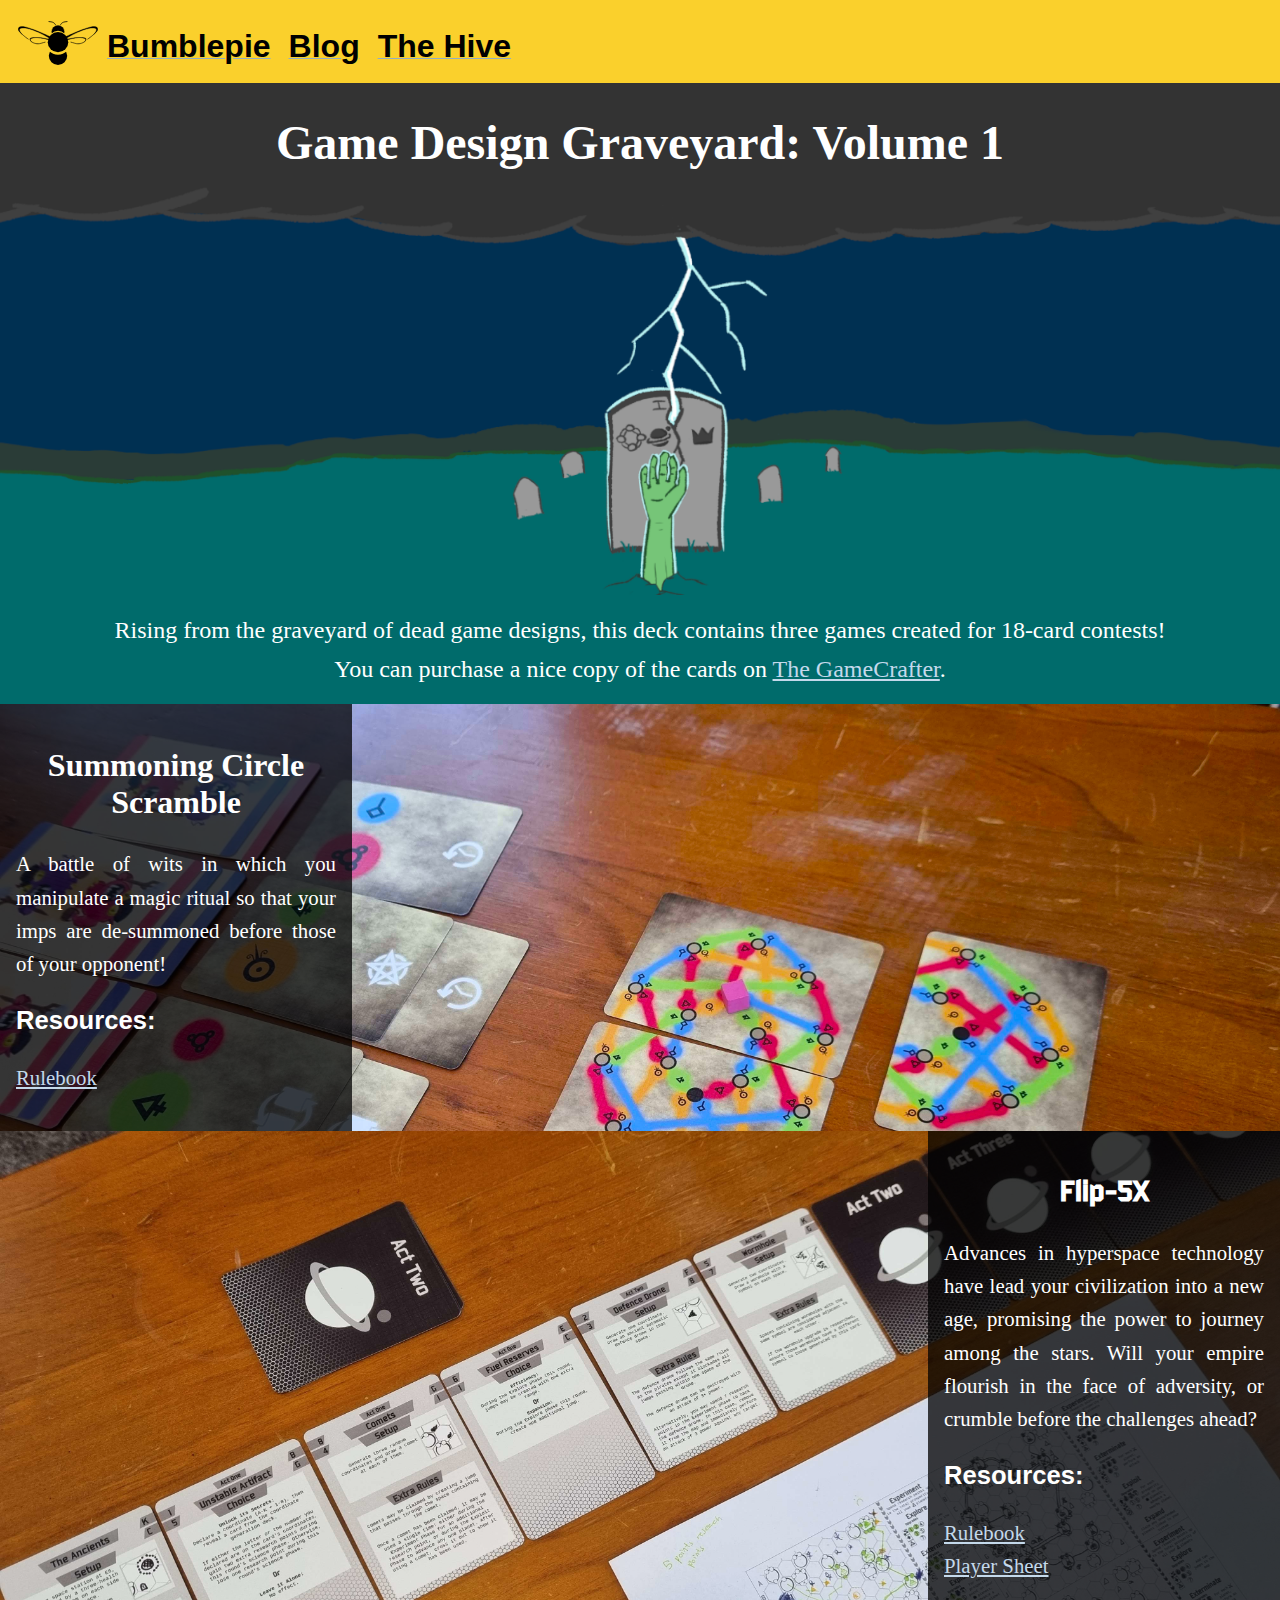
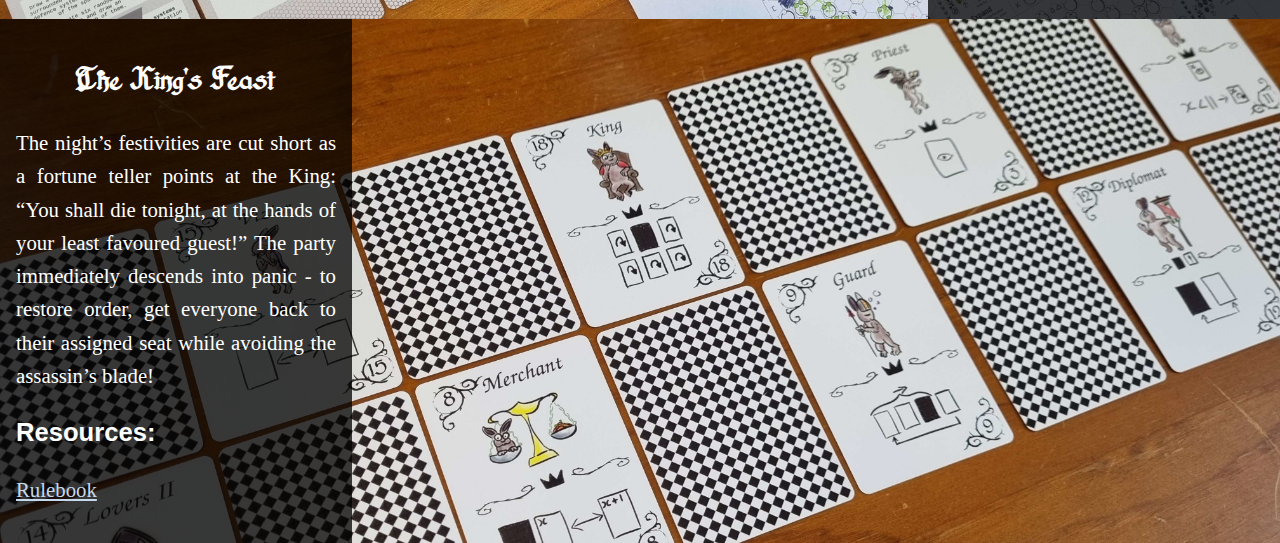
<file: game-design-graveyard/vol-1.html>
<!DOCTYPE html><html><head><meta charset="utf-8"><link rel="stylesheet" href="/styles.css"><link rel="apple-touch-icon" sizes="180x180" href="/apple-touch-icon.png"><link rel="icon" type="image/png" sizes="32x32" href="/favicon-32x32.png"><link rel="icon" type="image/png" sizes="16x16" href="/favicon-16x16.png"><link rel="manifest" href="/site.webmanifest"></head><body><header><div class="header-content"><img class="header-logo" src="/content/logo.svg"><a href="/"><h2 class="header-item">Bumblepie</h2></a><a href="/blog"><h2 class="header-item">Blog</h2></a><a href="/hive"><h2 class="header-item">The Hive</h2></a></div></header><div class="content"><div class="game-design-graveyard-banner" style="background-image: url(&quot;/content/game-design-graveyard/banner.png&quot;)"><h1 class="game-design-graveyard-banner-title">Game Design Graveyard: Volume 1</h1></div><div class="game-design-graveyard-banner-bottom"><p>Rising from the graveyard of dead game designs, this deck contains three games created for 18-card contests!</p><p>You can purchase a nice copy of the cards on <a class="dark" href="https://www.thegamecrafter.com/games/game-design-graveyard-vol.-1">The GameCrafter</a>.</p></div><div class="game-design-graveyard-games"><div class="game-design-graveyard-game" style="background-image: url(/content/game-design-graveyard/Summoning-Circle-Scramble.jpg)"><div class="game-design-graveyard-game-information"><h2 class="game-design-graveyard-game-title" style="font-family: Chronology">Summoning Circle Scramble</h2><p>A battle of wits in which you manipulate a magic ritual so that your imps are de-summoned before those of your opponent!</p><h3>Resources:</h3><p><a class="dark" href="/content/game-design-graveyard/SCS-Rulebook.pdf" style="display: block">Rulebook</a></p></div></div><div class="game-design-graveyard-game" style="background-image: url(/content/game-design-graveyard/Flip-5X.jpg)"><div class="game-design-graveyard-game-information"><h2 class="game-design-graveyard-game-title" style="font-family: Bombadier">Flip-5X</h2><p>Advances in hyperspace technology have lead your civilization into a new age, promising the power to journey among the stars. Will your empire flourish in the face of adversity, or crumble before the challenges ahead?</p><h3>Resources:</h3><p><a class="dark" href="/content/game-design-graveyard/Flip-5X-Rulebook.pdf" style="display: block">Rulebook</a><a class="dark" href="/content/game-design-graveyard/Flip-5X-sheet.pdf" style="display: block">Player Sheet</a></p></div></div><div class="game-design-graveyard-game" style="background-image: url(/content/game-design-graveyard/The-Kings-Feast.jpg)"><div class="game-design-graveyard-game-information"><h2 class="game-design-graveyard-game-title" style="font-family: Miguel">The King's Feast</h2><p>The night’s festivities are cut short as a fortune teller points at the King: “You shall die tonight, at the hands of your least favoured guest!” The party immediately descends into panic - to restore order, get everyone back to their assigned seat while avoiding the assassin’s blade!</p><h3>Resources:</h3><p><a class="dark" href="/content/game-design-graveyard/The-Kings-Feast-Rulebook.pdf" style="display: block">Rulebook</a></p></div></div></div></div></body></html>
</file>
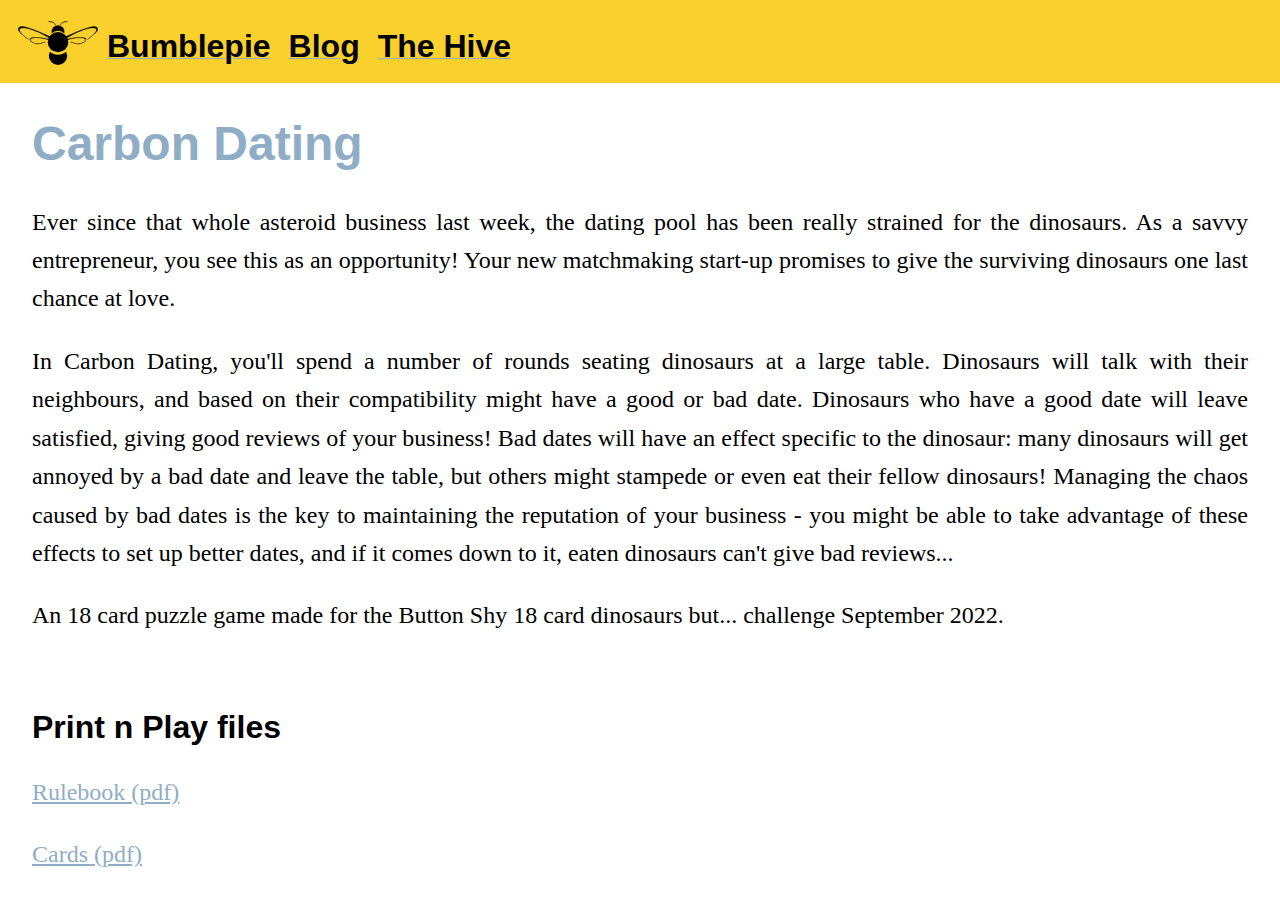
<file: hive/carbon-dating.html>
<!DOCTYPE html><html><head><meta charset="utf-8"><link rel="stylesheet" href="/styles.css"><link rel="apple-touch-icon" sizes="180x180" href="/apple-touch-icon.png"><link rel="icon" type="image/png" sizes="32x32" href="/favicon-32x32.png"><link rel="icon" type="image/png" sizes="16x16" href="/favicon-16x16.png"><link rel="manifest" href="/site.webmanifest"></head><body><header><div class="header-content"><img class="header-logo" src="/content/logo.svg"><a href="/"><h2 class="header-item">Bumblepie</h2></a><a href="/blog"><h2 class="header-item">Blog</h2></a><a href="/hive"><h2 class="header-item">The Hive</h2></a></div></header><div class="blog-content"><h1>Carbon Dating</h1><p>Ever since that whole asteroid business last week, the dating pool has been really strained for the dinosaurs. As a savvy entrepreneur, you see this as an opportunity! Your new matchmaking start-up promises to give the surviving dinosaurs one last chance at love.</p><p>In Carbon Dating, you'll spend a number of rounds seating dinosaurs at a large table. Dinosaurs will talk with their neighbours, and based on their compatibility might have a good or bad date. Dinosaurs who have a good date will leave satisfied, giving good reviews of your business! Bad dates will have an effect specific to the dinosaur: many dinosaurs will get annoyed by a bad date and leave the table, but others might stampede or even eat their fellow dinosaurs! Managing the chaos caused by bad dates is the key to maintaining the reputation of your business - you might be able to take advantage of these effects to set up better dates, and if it comes down to it, eaten dinosaurs can't give bad reviews...</p><p>An 18 card puzzle game made for the Button Shy 18 card dinosaurs but... challenge September 2022.</p><h2>Print n Play files</h2><p><a href="/content/carbon-dating-rulebook.pdf">Rulebook (pdf)</a></p><p><a href="/content/carbon-dating-pnp.pdf">Cards (pdf)</a></p></div></body></html>
</file>
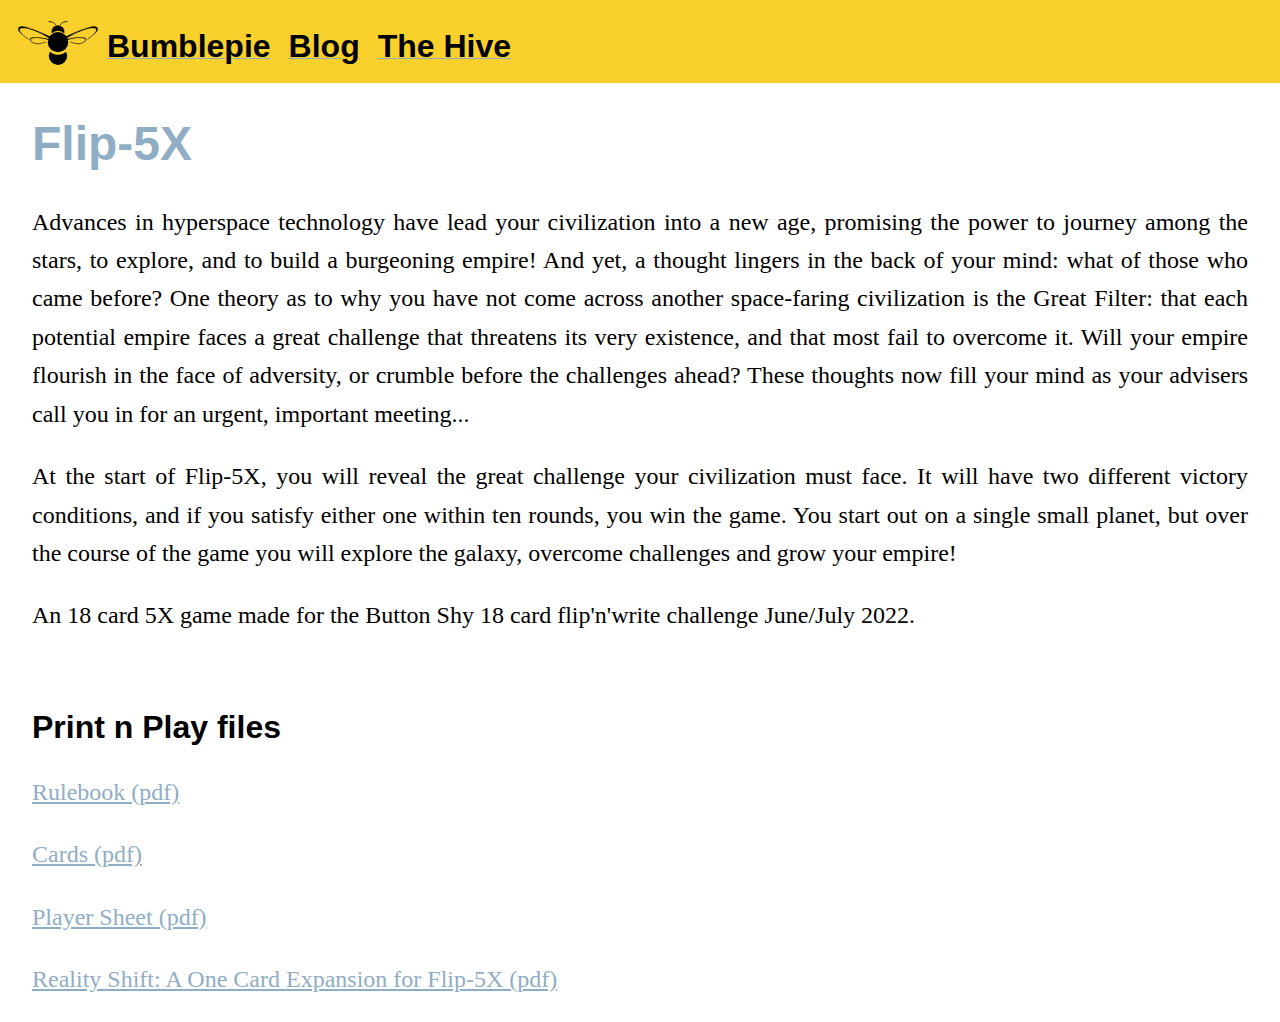
<file: hive/flip-5x.html>
<!DOCTYPE html><html><head><meta charset="utf-8"><link rel="stylesheet" href="/styles.css"><link rel="apple-touch-icon" sizes="180x180" href="/apple-touch-icon.png"><link rel="icon" type="image/png" sizes="32x32" href="/favicon-32x32.png"><link rel="icon" type="image/png" sizes="16x16" href="/favicon-16x16.png"><link rel="manifest" href="/site.webmanifest"></head><body><header><div class="header-content"><img class="header-logo" src="/content/logo.svg"><a href="/"><h2 class="header-item">Bumblepie</h2></a><a href="/blog"><h2 class="header-item">Blog</h2></a><a href="/hive"><h2 class="header-item">The Hive</h2></a></div></header><div class="blog-content"><h1>Flip-5X</h1><p>Advances in hyperspace technology have lead your civilization into a new age, promising the power to
                journey among the stars, to explore, and to build a burgeoning empire! And yet, a thought lingers in the
                back of your mind: what of those who came before? One theory as to why you have not come across
                another space-faring civilization is the Great Filter: that each potential empire faces a great challenge
                that threatens its very existence, and that most fail to overcome it. Will your empire flourish in the face
                of adversity, or crumble before the challenges ahead? These thoughts now fill your mind as your
                advisers call you in for an urgent, important meeting...</p><p>At the start of Flip-5X, you will reveal the great challenge your civilization must face. It will have two
                different victory conditions, and if you satisfy either one within ten rounds, you win the game. You start
                out on a single small planet, but over the course of the game you will explore the galaxy, overcome
                challenges and grow your empire!</p><p>An 18 card 5X game made for the Button Shy 18 card flip'n'write challenge June/July 2022.</p><h2>Print n Play files</h2><p><a href="/content/flip-5x-rulebook.pdf">Rulebook (pdf)</a></p><p><a href="/content/flip-5x-cards.pdf">Cards (pdf)</a></p><p><a href="/content/flip-5x-sheet.pdf">Player Sheet (pdf)</a></p><p><a href="/content/flip-5x-reality-shift.pdf">Reality Shift: A One Card Expansion for Flip-5X (pdf)</a></p></div></body></html>
</file>
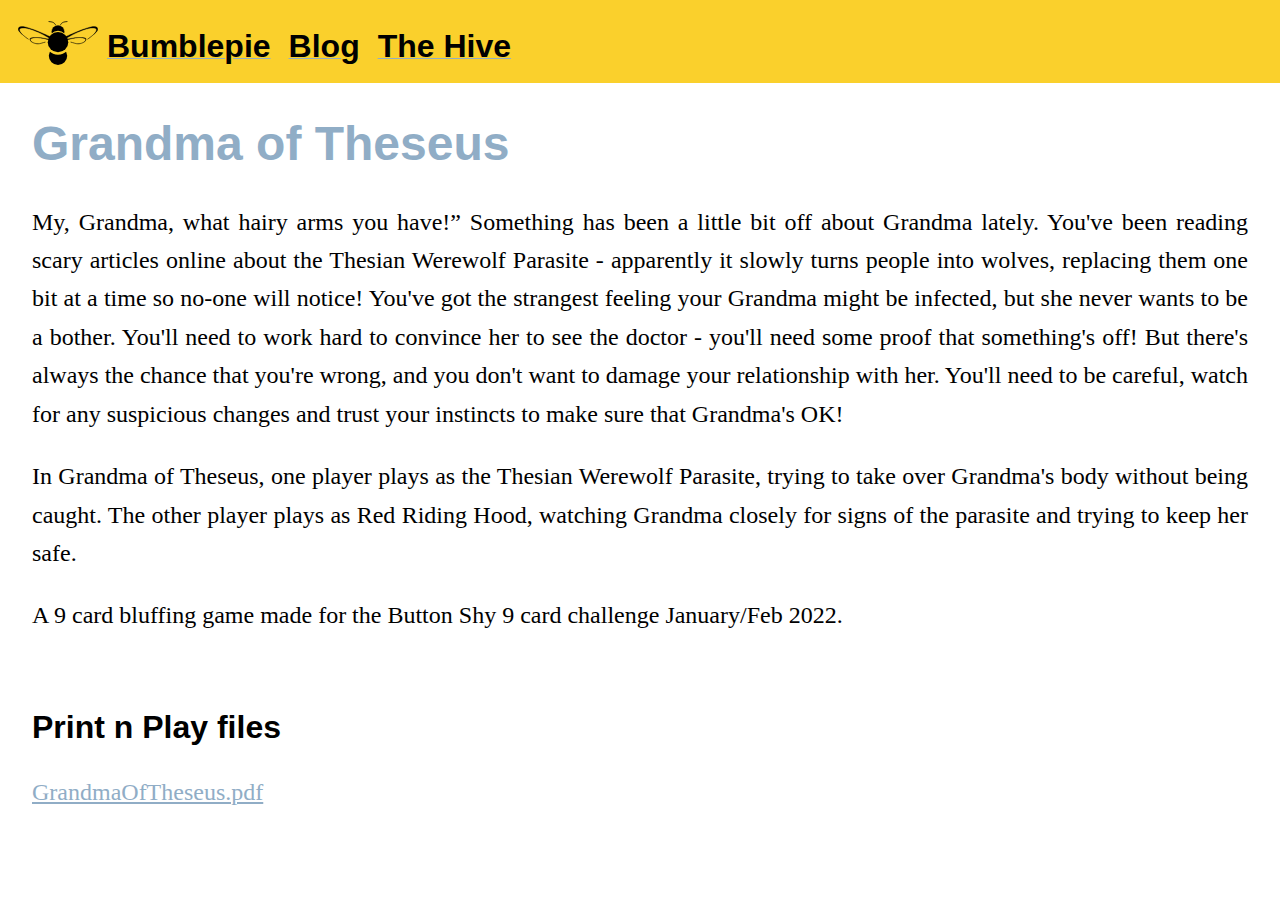
<file: hive/grandma-of-theseus.html>
<!DOCTYPE html><html><head><meta charset="utf-8"><link rel="stylesheet" href="/styles.css"><link rel="apple-touch-icon" sizes="180x180" href="/apple-touch-icon.png"><link rel="icon" type="image/png" sizes="32x32" href="/favicon-32x32.png"><link rel="icon" type="image/png" sizes="16x16" href="/favicon-16x16.png"><link rel="manifest" href="/site.webmanifest"></head><body><header><div class="header-content"><img class="header-logo" src="/content/logo.svg"><a href="/"><h2 class="header-item">Bumblepie</h2></a><a href="/blog"><h2 class="header-item">Blog</h2></a><a href="/hive"><h2 class="header-item">The Hive</h2></a></div></header><div class="blog-content"><h1>Grandma of Theseus</h1><p>My, Grandma, what hairy arms you have!” Something has been a little bit off about Grandma lately.
                You've been reading scary articles online about the Thesian Werewolf Parasite - apparently it slowly
                turns people into wolves, replacing them one bit at a time so no-one will notice! You've got the
                strangest feeling your Grandma might be infected, but she never wants to be a bother. You'll need to
                work hard to convince her to see the doctor - you'll need some proof that something's off! But there's
                always the chance that you're wrong, and you don't want to damage your relationship with her. You'll
                need to be careful, watch for any suspicious changes and trust your instincts to make sure that
                Grandma's OK!</p><p>In Grandma of Theseus, one player plays as the Thesian Werewolf Parasite, trying to take over
                Grandma's body without being caught. The other player plays as Red Riding Hood, watching Grandma
                closely for signs of the parasite and trying to keep her safe.</p><p>A 9 card bluffing game made for the Button Shy 9 card challenge January/Feb 2022.</p><h2>Print n Play files</h2><p><a href="/content/GrandmaOfTheseus.pdf">GrandmaOfTheseus.pdf</a></p></div></body></html>
</file>
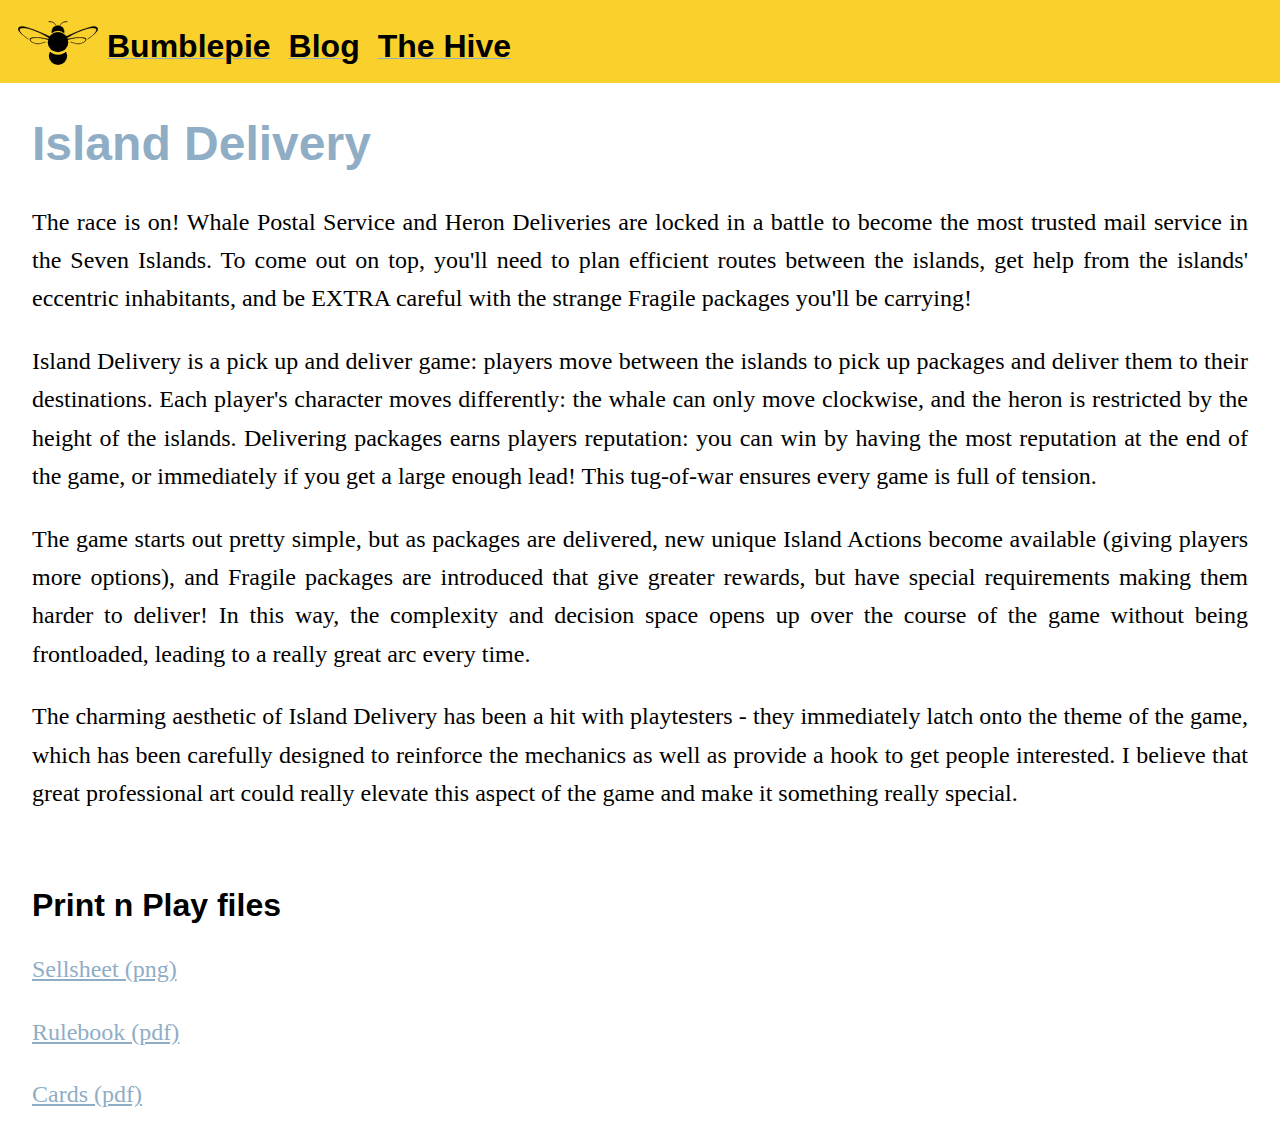
<file: hive/island-delivery.html>
<!DOCTYPE html><html><head><meta charset="utf-8"><link rel="stylesheet" href="/styles.css"><link rel="apple-touch-icon" sizes="180x180" href="/apple-touch-icon.png"><link rel="icon" type="image/png" sizes="32x32" href="/favicon-32x32.png"><link rel="icon" type="image/png" sizes="16x16" href="/favicon-16x16.png"><link rel="manifest" href="/site.webmanifest"></head><body><header><div class="header-content"><img class="header-logo" src="/content/logo.svg"><a href="/"><h2 class="header-item">Bumblepie</h2></a><a href="/blog"><h2 class="header-item">Blog</h2></a><a href="/hive"><h2 class="header-item">The Hive</h2></a></div></header><div class="blog-content"><h1>Island Delivery</h1><p>The race is on! Whale Postal Service and Heron Deliveries are locked in a battle to
                become the most trusted mail service in the Seven Islands. To come out on top, you'll
                need to plan efficient routes between the islands, get help from the islands' eccentric
                inhabitants, and be EXTRA careful with the strange Fragile packages you'll be carrying!</p><p>Island Delivery is a pick up and deliver game: players move between the islands to
                pick up packages and deliver them to their destinations. Each player's character moves
                differently: the whale can only move clockwise, and the heron is restricted by the height
                of the islands. Delivering packages earns players reputation: you can win by having the
                most reputation at the end of the game, or immediately if you get a large enough lead!
                This tug-of-war ensures every game is full of tension.</p><p>The game starts out pretty simple, but as packages are delivered, new unique Island
                Actions become available (giving players more options), and Fragile packages are introduced
                that give greater rewards, but have special requirements making them harder to deliver!
                In this way, the complexity and decision space opens up over the course of the game
                without being frontloaded, leading to a really great arc every time.</p><p>The charming aesthetic of Island Delivery has been a hit with playtesters - they
                immediately latch onto the theme of the game, which has been carefully designed to
                reinforce the mechanics as well as provide a hook to get people interested. I believe
                that great professional art could really elevate this aspect of the game and make it
                something really special.</p><h2>Print n Play files</h2><p><a href="/content/island-delivery-sellsheet.png">Sellsheet (png)</a></p><p><a href="/content/island-delivery-rulebook.pdf">Rulebook (pdf)</a></p><p><a href="/content/island-delivery-pnp.pdf">Cards (pdf)</a></p></div></body></html>
</file>
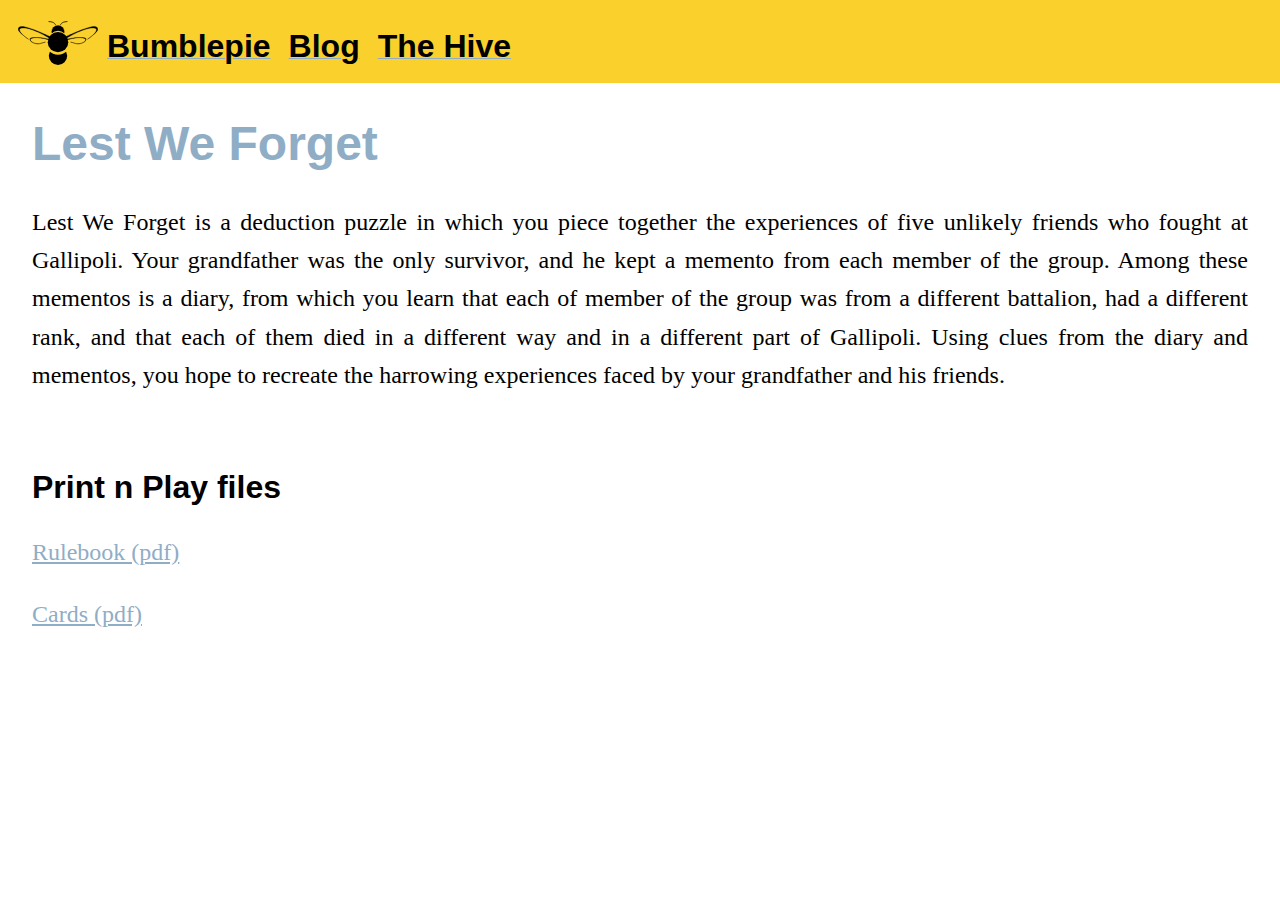
<file: hive/lest-we-forget.html>
<!DOCTYPE html><html><head><meta charset="utf-8"><link rel="stylesheet" href="/styles.css"><link rel="apple-touch-icon" sizes="180x180" href="/apple-touch-icon.png"><link rel="icon" type="image/png" sizes="32x32" href="/favicon-32x32.png"><link rel="icon" type="image/png" sizes="16x16" href="/favicon-16x16.png"><link rel="manifest" href="/site.webmanifest"></head><body><header><div class="header-content"><img class="header-logo" src="/content/logo.svg"><a href="/"><h2 class="header-item">Bumblepie</h2></a><a href="/blog"><h2 class="header-item">Blog</h2></a><a href="/hive"><h2 class="header-item">The Hive</h2></a></div></header><div class="blog-content"><h1>Lest We Forget</h1><p>Lest We Forget is a deduction puzzle in which you piece together the experiences of five unlikely
                friends who fought at Gallipoli. Your grandfather was the only survivor, and he kept a memento
                from each member of the group. Among these mementos is a diary, from which you learn that each
                of member of the group was from a different battalion, had a different rank, and that each of them
                died in a different way and in a different part of Gallipoli. Using clues from the diary and
                mementos, you hope to recreate the harrowing experiences faced by your grandfather and his
                friends.</p><h2>Print n Play files</h2><p><a href="/content/lest-we-forget-rulebook.pdf">Rulebook (pdf)</a></p><p><a href="/content/lest-we-forget-pnp.pdf">Cards (pdf)</a></p></div></body></html>
</file>
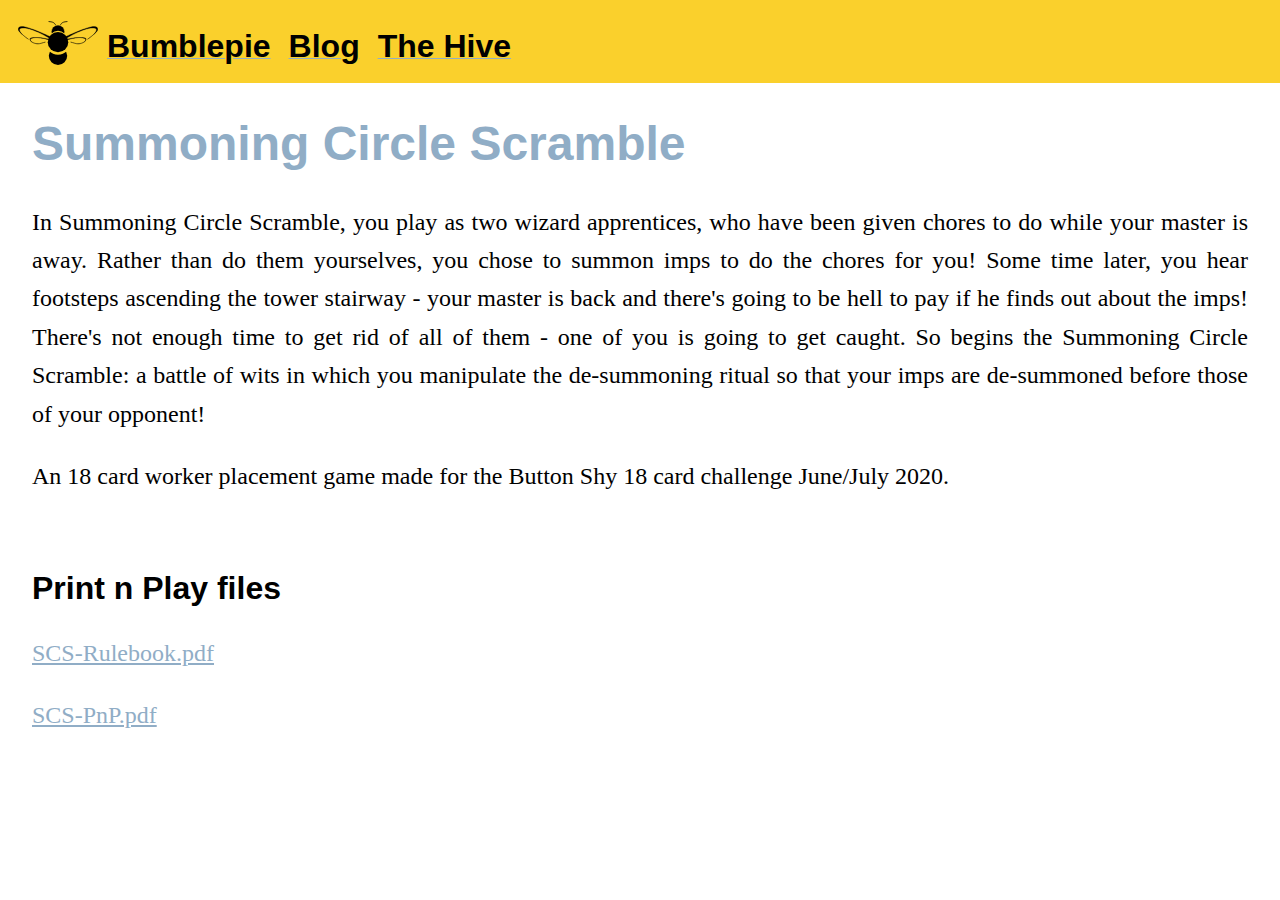
<file: hive/summoning-circle-scramble.html>
<!DOCTYPE html><html><head><meta charset="utf-8"><link rel="stylesheet" href="/styles.css"><link rel="apple-touch-icon" sizes="180x180" href="/apple-touch-icon.png"><link rel="icon" type="image/png" sizes="32x32" href="/favicon-32x32.png"><link rel="icon" type="image/png" sizes="16x16" href="/favicon-16x16.png"><link rel="manifest" href="/site.webmanifest"></head><body><header><div class="header-content"><img class="header-logo" src="/content/logo.svg"><a href="/"><h2 class="header-item">Bumblepie</h2></a><a href="/blog"><h2 class="header-item">Blog</h2></a><a href="/hive"><h2 class="header-item">The Hive</h2></a></div></header><div class="blog-content"><h1>Summoning Circle Scramble</h1><p>In Summoning Circle Scramble, you play as two wizard apprentices, who have been given chores to do while your master is away. Rather than do them yourselves, you chose to summon imps to do the chores for you! Some time later, you hear footsteps ascending the tower stairway - your master is back and there's going to be hell to pay if he finds out about the imps! There's not enough time to get rid of all of them - one of you is going to get caught. So begins the Summoning Circle Scramble: a battle of wits in which you manipulate the de-summoning ritual so that your imps are de-summoned before those of your opponent!</p><p>An 18 card worker placement game made for the Button Shy 18 card challenge June/July 2020.</p><h2>Print n Play files</h2><p><a href="/content/SCS-Rulebook.pdf">SCS-Rulebook.pdf</a></p><p><a href="/content/SCS-PnP.pdf">SCS-PnP.pdf</a></p></div></body></html>
</file>
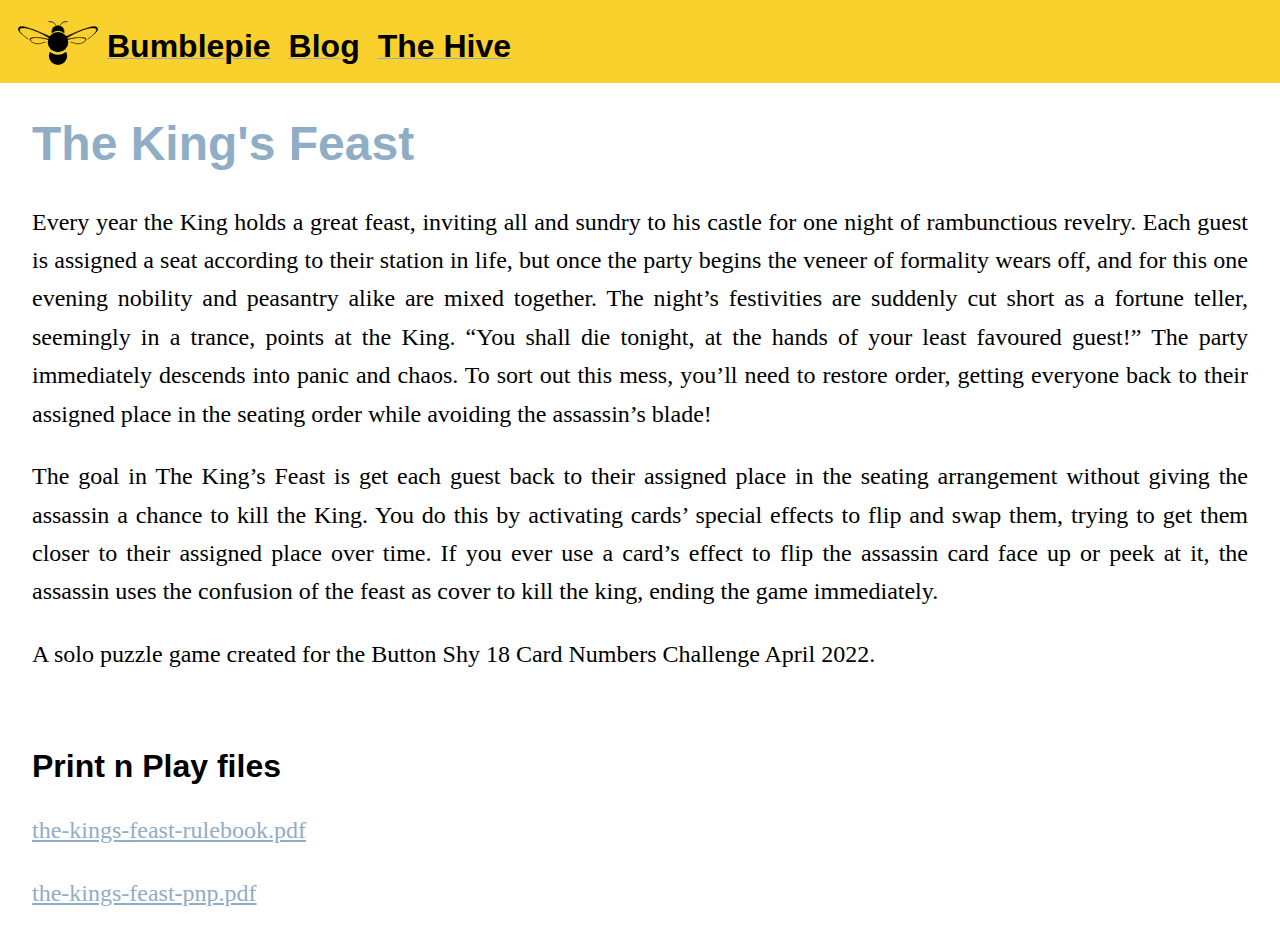
<file: hive/the-kings-feast.html>
<!DOCTYPE html><html><head><meta charset="utf-8"><link rel="stylesheet" href="/styles.css"><link rel="apple-touch-icon" sizes="180x180" href="/apple-touch-icon.png"><link rel="icon" type="image/png" sizes="32x32" href="/favicon-32x32.png"><link rel="icon" type="image/png" sizes="16x16" href="/favicon-16x16.png"><link rel="manifest" href="/site.webmanifest"></head><body><header><div class="header-content"><img class="header-logo" src="/content/logo.svg"><a href="/"><h2 class="header-item">Bumblepie</h2></a><a href="/blog"><h2 class="header-item">Blog</h2></a><a href="/hive"><h2 class="header-item">The Hive</h2></a></div></header><div class="blog-content"><h1>The King's Feast</h1><p>Every year the King holds a great feast, inviting all and sundry to his castle for one night of
                rambunctious revelry. Each guest is assigned a seat according to their station in life, but once the party
                begins the veneer of formality wears off, and for this one evening nobility and peasantry alike are
                mixed together. The night’s festivities are suddenly cut short as a fortune teller, seemingly in a trance,
                points at the King. “You shall die tonight, at the hands of your least favoured guest!” The party
                immediately descends into panic and chaos. To sort out this mess, you’ll need to restore order, getting
                everyone back to their assigned place in the seating order while avoiding the assassin’s blade!</p><p>The goal in The King’s Feast is get each guest back to their assigned place in the seating arrangement
                without giving the assassin a chance to kill the King. You do this by activating cards’ special effects to
                flip and swap them, trying to get them closer to their assigned place over time. If you ever use a card’s
                effect to flip the assassin card face up or peek at it, the assassin uses the confusion of the feast as cover
                to kill the king, ending the game immediately.</p><p>A solo puzzle game created for the Button Shy 18 Card Numbers Challenge April 2022.</p><h2>Print n Play files</h2><p><a href="/content/the-kings-feast-rulebook.pdf">the-kings-feast-rulebook.pdf</a></p><p><a href="/content/the-kings-feast-pnp.pdf">the-kings-feast-pnp.pdf</a></p></div></body></html>
</file>
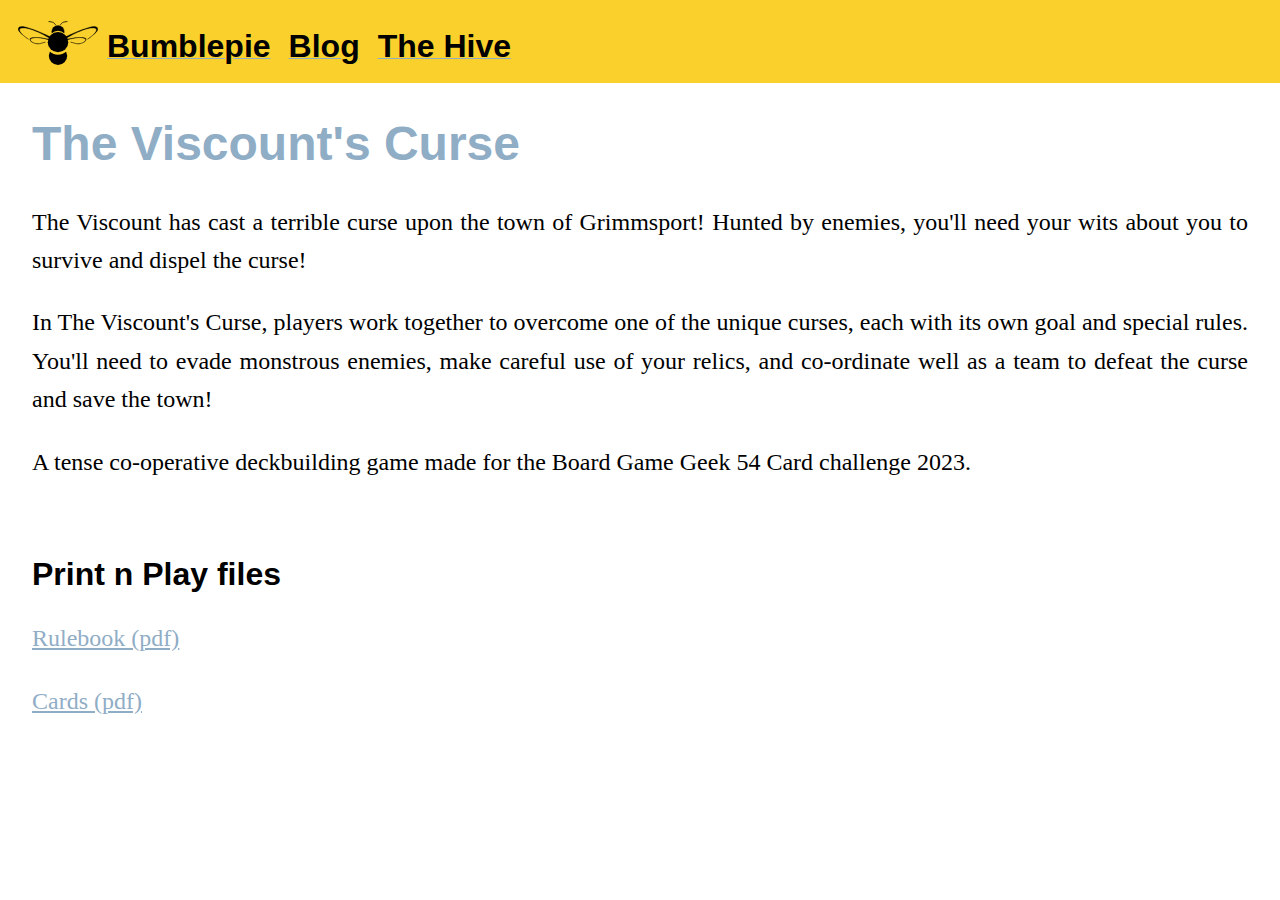
<file: hive/the-viscounts-curse.html>
<!DOCTYPE html><html><head><meta charset="utf-8"><link rel="stylesheet" href="/styles.css"><link rel="apple-touch-icon" sizes="180x180" href="/apple-touch-icon.png"><link rel="icon" type="image/png" sizes="32x32" href="/favicon-32x32.png"><link rel="icon" type="image/png" sizes="16x16" href="/favicon-16x16.png"><link rel="manifest" href="/site.webmanifest"></head><body><header><div class="header-content"><img class="header-logo" src="/content/logo.svg"><a href="/"><h2 class="header-item">Bumblepie</h2></a><a href="/blog"><h2 class="header-item">Blog</h2></a><a href="/hive"><h2 class="header-item">The Hive</h2></a></div></header><div class="blog-content"><h1>The Viscount's Curse</h1><p>The Viscount has cast a terrible curse upon the town of Grimmsport! Hunted by enemies, you'll need your wits about you to survive and dispel the curse!</p><p>In The Viscount's Curse, players work together to overcome one of the unique curses, each with its own goal and special rules. You'll need to evade monstrous enemies, make careful use of your relics, and co-ordinate well as a team to defeat the curse and save the town!</p><p>A tense co-operative deckbuilding game made for the Board Game Geek 54 Card challenge 2023.</p><h2>Print n Play files</h2><p><a href="/content/the-viscounts-curse-rulebook.pdf">Rulebook (pdf)</a></p><p><a href="/content/the-viscounts-curse-pnp.pdf">Cards (pdf)</a></p></div></body></html>
</file>
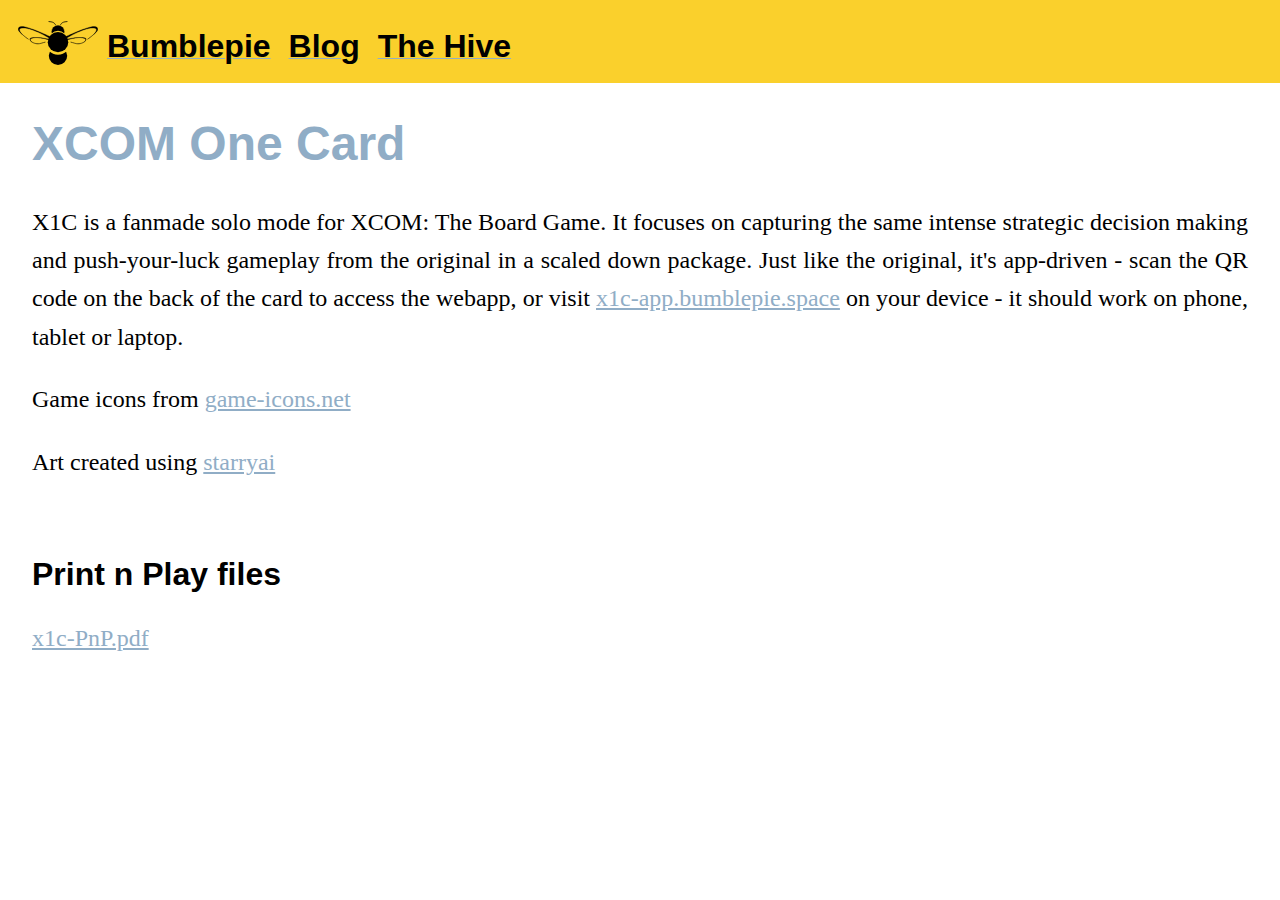
<file: hive/xcom-1-card.html>
<!DOCTYPE html><html><head><meta charset="utf-8"><link rel="stylesheet" href="/styles.css"><link rel="apple-touch-icon" sizes="180x180" href="/apple-touch-icon.png"><link rel="icon" type="image/png" sizes="32x32" href="/favicon-32x32.png"><link rel="icon" type="image/png" sizes="16x16" href="/favicon-16x16.png"><link rel="manifest" href="/site.webmanifest"></head><body><header><div class="header-content"><img class="header-logo" src="/content/logo.svg"><a href="/"><h2 class="header-item">Bumblepie</h2></a><a href="/blog"><h2 class="header-item">Blog</h2></a><a href="/hive"><h2 class="header-item">The Hive</h2></a></div></header><div class="blog-content"><h1>XCOM One Card</h1><p>X1C is a fanmade solo mode for XCOM: The Board Game. It focuses on capturing the same intense strategic decision making and push-your-luck gameplay from the original in a scaled down package. Just like the original, it's app-driven - scan the QR code on the back of the card to access the webapp, or visit <a href="https://x1c-app.bumblepie.space/">x1c-app.bumblepie.space</a> on your device - it should work on phone, tablet or laptop.</p><p>Game icons from <a href="https://game-icons.net">game-icons.net</a></p><p>Art created using <a href="https://www.starryai.com">starryai</a></p><h2>Print n Play files</h2><p><a href="/content/x1c-PnP.pdf">x1c-PnP.pdf</a></p></div></body></html>
</file>
<file: styles.css>
body {
  background-color: #fff;
  margin: 0;
  color: black;
  font-family: Georgia, 'Times New Roman', Times, serif;
  text-rendering: optimizeLegibility;
}

header {
  background-color: #fad02c;
  padding-top: 2vh;
  padding-bottom: 2vh;
}

h1 {
  color: #90adc6;
  font-size: 3.0rem;
}

h2 {
  font-size: 2.0rem;
}

h3 {
  font-size: 1.6rem;
}

h1,
h2,
h3,
h4,
h5,
h6 {
  font-family: Helvetica, sans-serif;
}

.blog-content>h2 {
  padding-top: 1.5em;
}

p {
  text-align: justify;
  font-size: 1.5rem;
  line-height: 1.6em;
}

li,
figcaption {
  font-size: 1.4rem;
  line-height: 1.6em;
}

figcaption {
  font-style: italic;
}

a {
  color: #90adc6;
}

img {
  max-width: 100%;
  width: 100%;
}

a:visited {
  color: #333652;
}

.header-content {
  padding-left: 2vh;
  padding-right: 2vh;
}

.header-item {
  color: black;
  display: inline;
  padding-left: 1vh;
  padding-right: 1vh;
}

.header-logo {
  max-width: 5em;
  vertical-align: bottom;
}

.content {
  max-width: 80em;
  margin: auto;
}

.blog-content {
  max-width: 80em;
  margin: auto;
}

.blog-content>* {
  margin-left: 2rem;
  margin-right: 2rem;
}

.video-container {
  overflow: hidden;
  padding-bottom: 56.25%;
  position: relative;
}

.video-container iframe {
  position: absolute;
  top: 0;
  left: 0;
  width: 100%;
  height: 100%;
  border: 0;
}

.centred-content {
  max-width: 60em;
  margin: auto;
  display: block;
  padding-left: 2rem;
  padding-right: 2rem;
}

.quote {
  font-weight: bold;
  font-style: italic;
  font-size: 1.7rem;
}

.hive-project {
  display: grid;
  grid-template-columns: 1fr 3fr;
  grid-template-rows: 1fr 3fr;
}

.thumbnail {
  position: relative;
  top: 2.5%;
  left: 2.5%;
  width: 95%;
  aspect-ratio: 1 / 0.866;
  clip-path: polygon(75% 0, 100% 50%, 75% 100%, 25% 100%, 0 50%, 25% 0);
}

.thumbnail-container {
  grid-row-start: 1;
  grid-row-end: 3;
  width: 100%;
  aspect-ratio: 1 / 0.866;
  background-color: #fad02c;
  clip-path: polygon(75% 0, 100% 50%, 75% 100%, 25% 100%, 0 50%, 25% 0);
}

.hive-project-title {
  margin-left: 2rem;
}

.hive-project-description {
  margin-left: 2rem;
}

.game-design-graveyard-banner {
  width: 100%;
  aspect-ratio: 10 / 4;
  background-size: cover;
  background-position: center;
}

.game-design-graveyard-banner-bottom {
  background-color: #006B6B;
  color: #fff;
  padding: 1rem;
}

.game-design-graveyard-banner-bottom>p {
  margin: 0;
  text-align: center;
}

.game-design-graveyard-banner-title {
  font-family: "Chronology";
  text-align: center;
  color: #fff;
  padding-top: 2rem;
  margin-top: 0;
}

.game-design-graveyard-games {
  display: grid;
  grid-template-columns: 1fr;
}

.game-design-graveyard-game {
  background-size: cover;
}

.game-design-graveyard-game-information {
  padding: 1em;
  color: #fff;
  background-color: rgba(0, 0, 0, 0.75);
  width: 25%;
}

.game-design-graveyard-game-title {
  text-align: center;
}

.game-design-graveyard-game-information>p {
  font-size: 1.3rem;
}

.game-design-graveyard-game:nth-child(2)>.game-design-graveyard-game-information {
  float: right
}

a.dark {
  color: #c4d9eb;
}

a.dark:visited {
  color: #ddd;
}

@font-face {
  font-family: "Miguel";
  src: url("fonts/Miguel.otf");
}

@font-face {
  font-family: "Chornology";
  src: url("fonts/Chronology.otf");
}

@font-face {
  font-family: "Bombadier";
  src: url("fonts/bombadier.ttf");
}
</file>
